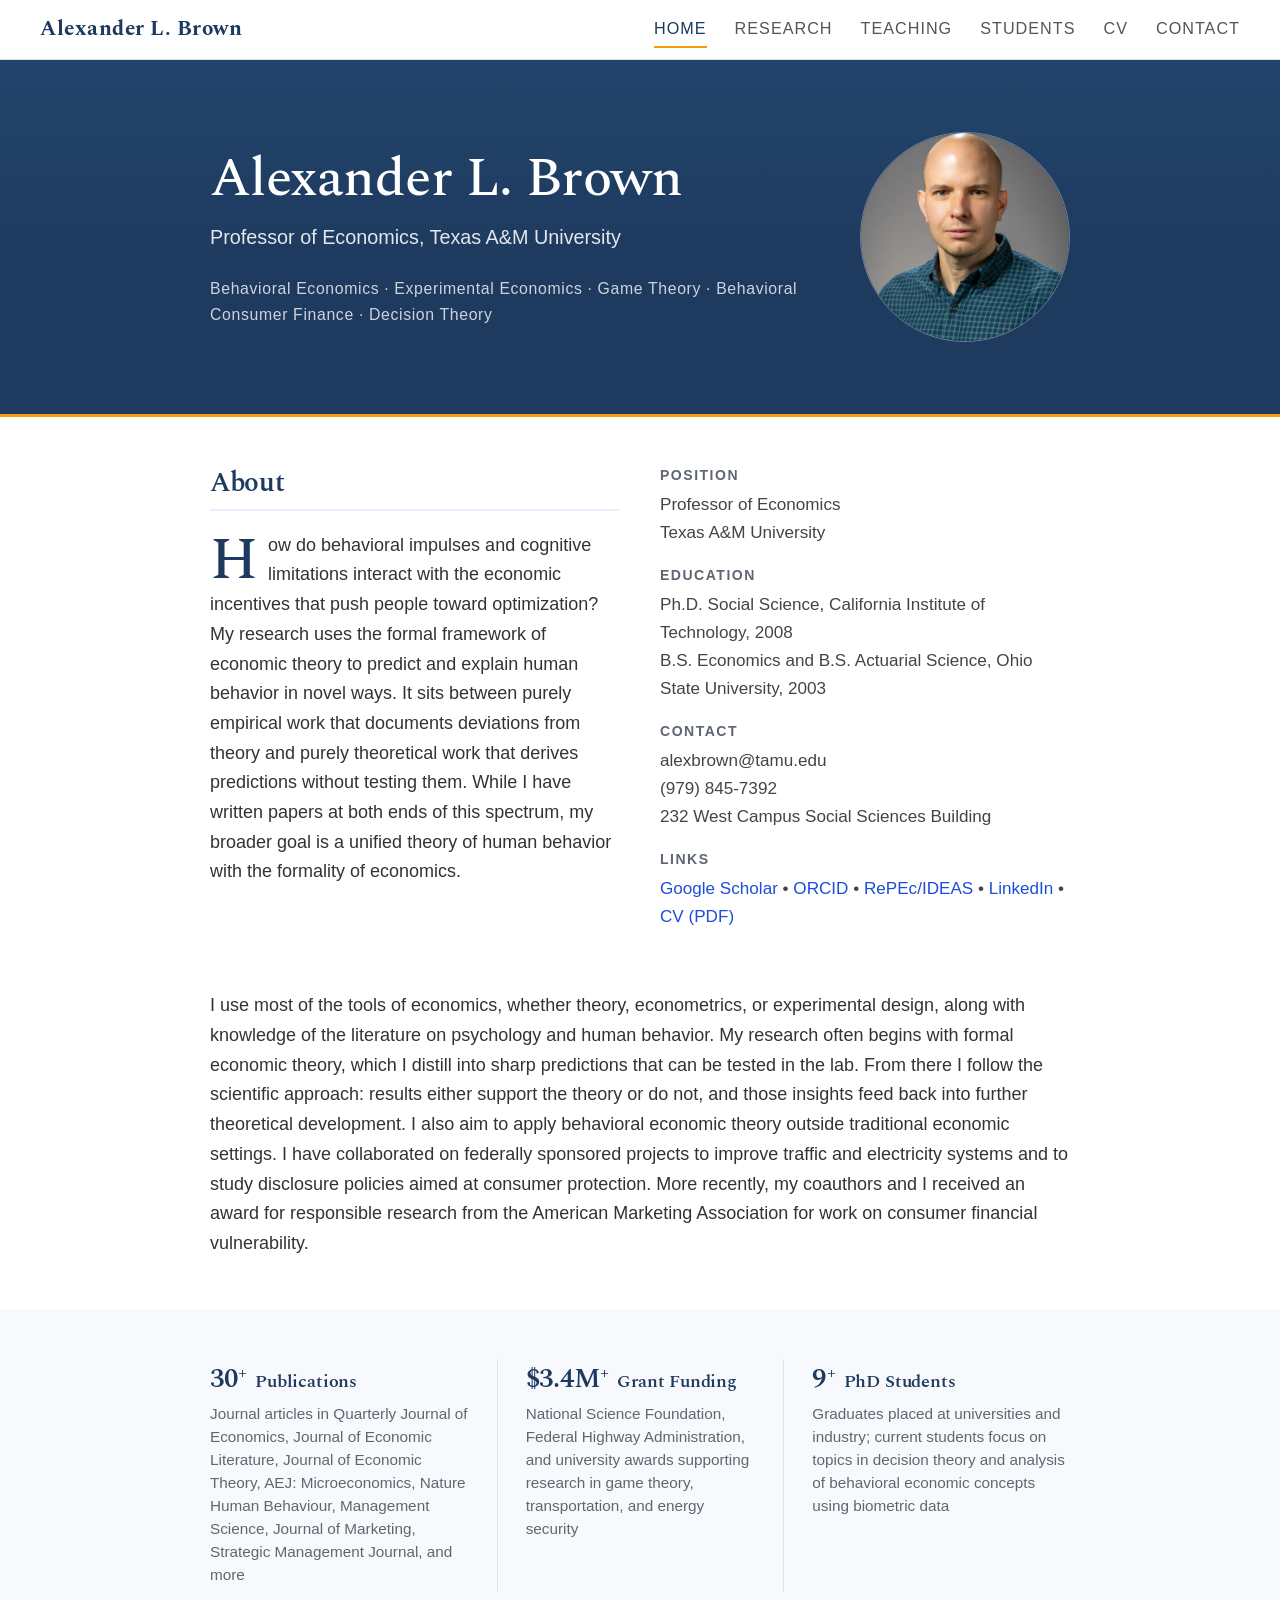
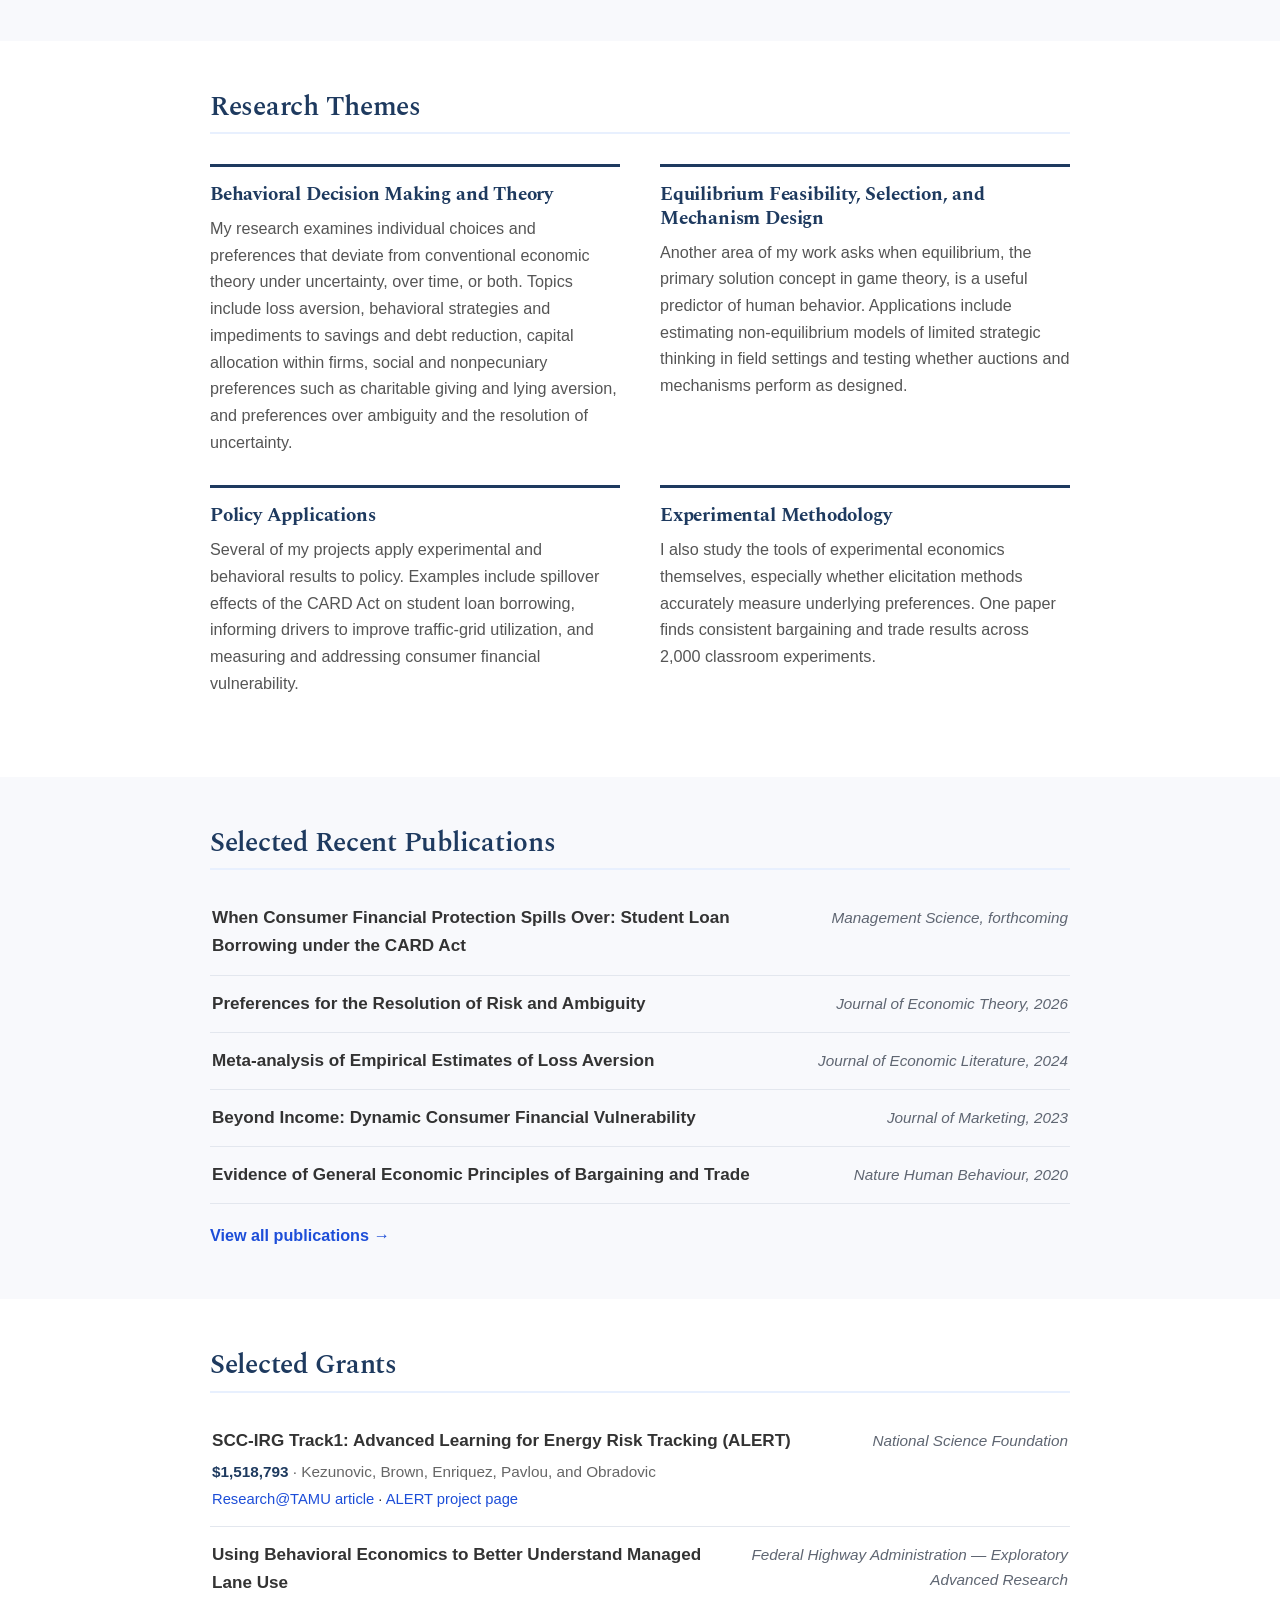
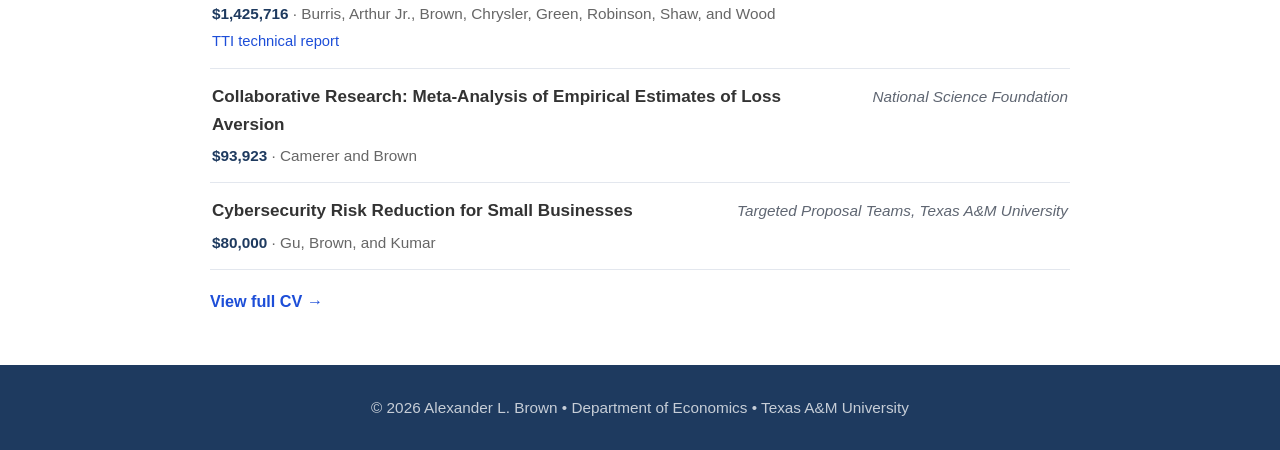
<file: index.html>
<!DOCTYPE html>
<html lang="en">
<head>
<meta charset="UTF-8">
<meta name="viewport" content="width=device-width, initial-scale=1.0">
<title>Alexander L. Brown | Economics, Texas A&M University</title>
<meta name="description" content="Alexander L. Brown, Professor of Economics at Texas A&M University. Research in game theory, experimental and behavioral economics; publications, grants, teaching, and contact information.">
<link rel="canonical" href="https://alexbrownecon.com/">
<link rel="icon" type="image/svg+xml" href="assets/favicon.svg">
<meta property="og:title" content="Alexander L. Brown | Economics, Texas A&M University">
<meta property="og:description" content="Alexander L. Brown, Professor of Economics at Texas A&M University. Research in game theory, experimental and behavioral economics; publications, grants, teaching, and contact information.">
<meta property="og:url" content="https://alexbrownecon.com/">
<meta property="og:type" content="website">
<meta property="og:image" content="https://alexbrownecon.com/assets/images/og-card-1200x630.jpg">
<meta property="og:image:width" content="1200">
<meta property="og:image:height" content="630">
<link rel="preconnect" href="https://fonts.googleapis.com">
<link rel="preconnect" href="https://fonts.gstatic.com" crossorigin>
<link href="https://fonts.googleapis.com/css2?family=Spectral:wght@300;500;600;700&display=swap" rel="stylesheet">
<link rel="stylesheet" href="assets/css/site.css?v=12">
<script type="application/ld+json">
{
  "@context": "https://schema.org",
  "@type": "Person",
  "name": "Alexander L. Brown",
  "alternateName": "Alex Brown",
  "jobTitle": "Professor of Economics",
  "affiliation": { "@type": "CollegeOrUniversity", "name": "Texas A&M University" },
  "email": "mailto:alexbrown@tamu.edu",
  "url": "https://alexbrownecon.com/",
  "sameAs": [
    "https://scholar.google.com/citations?user=mM_5lrMAAAAJ&hl=en",
    "https://orcid.org/0000-0002-5582-5304",
    "https://ideas.repec.org/f/pbr451.html",
    "https://www.linkedin.com/in/alexbrownecon"
  ]
}
</script>
</head>
<body>
<a class="skip-link" href="#main">Skip to main content</a>
<header>
<nav aria-label="Main">
  <div class="logo"><a href="index.html">Alexander L. Brown</a></div>
  <div class="nav-links">
    <a href="index.html" aria-current="page">Home</a>
    <a href="research.html">Research</a>
    <a href="teaching.html">Teaching</a>
    <a href="students.html">Students</a>
    <a href="cv.html">CV</a>
    <a href="contact.html">Contact</a>
  </div>
</nav>
</header>
<main id="main">
  <div class="hero">
    <div class="hero-content">
      <div class="hero-text">
        <h1>Alexander L. Brown</h1>
        <div class="subtitle">Professor of Economics, Texas A&amp;M University</div>
        <div class="interests">Behavioral Economics <span aria-hidden="true">&middot;</span> Experimental Economics <span aria-hidden="true">&middot;</span> Game Theory <span aria-hidden="true">&middot;</span> Behavioral Consumer Finance <span aria-hidden="true">&middot;</span> Decision Theory</div>
      </div>
      <div class="hero-photo"><img src="assets/images/newhead4-1200.jpg" alt="Alexander L. Brown"></div>
    </div>
  </div>

  <section>
    <div class="landing-grid">
      <div>
        <h2>About</h2>
        <p class="dropcap">How do behavioral impulses and cognitive limitations interact with the economic incentives that push people toward optimization? My research uses the formal framework of economic theory to predict and explain human behavior in novel ways. It sits between purely empirical work that documents deviations from theory and purely theoretical work that derives predictions without testing them. While I have written papers at both ends of this spectrum, my broader goal is a unified theory of human behavior with the formality of economics.</p>
      </div>
      <div class="about-sidebar">
        <div class="info-block">
          <h3>Position</h3>
          <p>Professor of Economics<br>Texas A&amp;M University</p>
        </div>
        <div class="info-block">
          <h3>Education</h3>
          <p>Ph.D. Social Science, California Institute of Technology, 2008<br>B.S. Economics and B.S. Actuarial Science, Ohio State University, 2003</p>
        </div>
        <div class="info-block">
          <h3>Contact</h3>
          <p>alexbrown@tamu.edu<br>(979) 845-7392<br>232 West Campus Social Sciences Building</p>
        </div>
        <div class="info-block">
          <h3>Links</h3>
          <p><a href="https://scholar.google.com/citations?user=mM_5lrMAAAAJ&hl=en">Google Scholar</a> <span aria-hidden="true">&bull;</span> <a href="https://orcid.org/0000-0002-5582-5304">ORCID</a> <span aria-hidden="true">&bull;</span> <a href="https://ideas.repec.org/f/pbr451.html">RePEc/IDEAS</a> <span aria-hidden="true">&bull;</span> <a href="https://www.linkedin.com/in/alexbrownecon">LinkedIn</a> <span aria-hidden="true">&bull;</span> <a href="assets/cv_brown.pdf">CV (PDF)</a></p>
        </div>
      </div>
    </div>
    <p>I use most of the tools of economics, whether theory, econometrics, or experimental design, along with knowledge of the literature on psychology and human behavior. My research often begins with formal economic theory, which I distill into sharp predictions that can be tested in the lab. From there I follow the scientific approach: results either support the theory or do not, and those insights feed back into further theoretical development. I also aim to apply behavioral economic theory outside traditional economic settings. I have collaborated on federally sponsored projects to improve traffic and electricity systems and to study disclosure policies aimed at consumer protection. More recently, my coauthors and I received an award for responsible research from the American Marketing Association for work on consumer financial vulnerability.</p>
  </section>

  <!-- AT A GLANCE — understated stats band (Pass 3) -->
  <div class="section-alt">
    <div class="section-alt-wrap">
      <section>
        <div class="stats-band">
          <div class="stat">
            <h3><span class="stat-num">30<span class="plus">+</span></span> <a href="research.html">Publications</a></h3>
            <p>Journal articles in Quarterly Journal of Economics, Journal of Economic Literature, Journal of Economic Theory, AEJ: Microeconomics, Nature Human Behaviour, Management Science, Journal of Marketing, Strategic Management Journal, and more</p>
          </div>
          <div class="stat">
            <h3><span class="stat-num">$3.4M<span class="plus">+</span></span> Grant Funding</h3>
            <p>National Science Foundation, Federal Highway Administration, and university awards supporting research in game theory, transportation, and energy security</p>
          </div>
          <div class="stat">
            <h3><span class="stat-num">9<span class="plus">+</span></span> <a href="students.html">PhD Students</a></h3>
            <p>Graduates placed at universities and industry; current students focus on topics in decision theory and analysis of behavioral economic concepts using biometric data</p>
          </div>
        </div>
      </section>
    </div>
  </div>

  <!-- RESEARCH THEMES — four colored cards -->
  <section>
    <h2>Research Themes</h2>
    <div class="theme-grid">
      <div class="theme-card theme-dc">
        <h3><a href="research.html?filter=dc">Behavioral Decision Making and Theory</a></h3>
        <p>My research examines individual choices and preferences that deviate from conventional economic theory under uncertainty, over time, or both. Topics include loss aversion, behavioral strategies and impediments to savings and debt reduction, capital allocation within firms, social and nonpecuniary preferences such as charitable giving and lying aversion, and preferences over ambiguity and the resolution of uncertainty.</p>
      </div>
      <div class="theme-card theme-gt">
        <h3><a href="research.html?filter=gt">Equilibrium Feasibility, Selection, and Mechanism Design</a></h3>
        <p>Another area of my work asks when equilibrium, the primary solution concept in game theory, is a useful predictor of human behavior. Applications include estimating non-equilibrium models of limited strategic thinking in field settings and testing whether auctions and mechanisms perform as designed.</p>
      </div>
      <div class="theme-card theme-policy">
        <h3><a href="research.html?filter=policy">Policy Applications</a></h3>
        <p>Several of my projects apply experimental and behavioral results to policy. Examples include spillover effects of the CARD Act on student loan borrowing, informing drivers to improve traffic-grid utilization, and measuring and addressing consumer financial vulnerability.</p>
      </div>
      <div class="theme-card theme-methods">
        <h3><a href="research.html?filter=methods">Experimental Methodology</a></h3>
        <p>I also study the tools of experimental economics themselves, especially whether elicitation methods accurately measure underlying preferences. One paper finds consistent bargaining and trade results across 2,000 classroom experiments.</p>
      </div>
    </div>
  </section>

  <!-- SELECTED PUBLICATIONS & GRANTS — balanced 4+4 -->
  <div class="section-alt">
    <div class="section-alt-wrap">
      <section>
        <h2>Selected Recent Publications</h2>
        <ul class="pub-list">
          <li><div class="pub-row"><span class="pub-title"><a href="research.html#pub-card-act">When Consumer Financial Protection Spills Over: Student Loan Borrowing under the CARD Act</a></span><span class="pub-venue">Management Science, forthcoming</span></div></li>
          <li><div class="pub-row"><span class="pub-title"><a href="research.html#pub-resolution">Preferences for the Resolution of Risk and Ambiguity</a></span><span class="pub-venue">Journal of Economic Theory, 2026</span></div></li>
          <li><div class="pub-row"><span class="pub-title"><a href="research.html#pub-loss-aversion">Meta-analysis of Empirical Estimates of Loss Aversion</a></span><span class="pub-venue">Journal of Economic Literature, 2024</span></div></li>
          <li><div class="pub-row"><span class="pub-title"><a href="research.html#pub-beyond-income">Beyond Income: Dynamic Consumer Financial Vulnerability</a></span><span class="pub-venue">Journal of Marketing, 2023</span></div></li>
          <li><div class="pub-row"><span class="pub-title"><a href="research.html#pub-bargaining">Evidence of General Economic Principles of Bargaining and Trade</a></span><span class="pub-venue">Nature Human Behaviour, 2020</span></div></li>
        </ul>
        <p class="more-link"><a href="research.html">View all publications &rarr;</a></p>
      </section>
    </div>
  </div>

  <section>
    <h2>Selected Grants</h2>
    <ul class="pub-list grant-list">
      <li>
        <div class="pub-row"><span class="pub-title">SCC-IRG Track1: Advanced Learning for Energy Risk Tracking (ALERT)</span><span class="pub-venue">National Science Foundation</span></div>
        <div class="grant-meta"><span class="grant-amount">$1,518,793</span> <span aria-hidden="true">&middot;</span> Kezunovic, Brown, Enriquez, Pavlou, and Obradovic</div>
        <div class="grant-links"><a href="https://web.archive.org/web/20241208113945/https://research.tamu.edu/2024/02/29/combining-big-data-and-machine-learning-may-help-predict-unplanned-power-outages/" target="_blank" rel="noopener">Research@TAMU article</a> <span aria-hidden="true">&middot;</span> <a href="https://pscp.engr.tamu.edu/alert/" target="_blank" rel="noopener">ALERT project page</a></div>
      </li>
      <li>
        <div class="pub-row"><span class="pub-title">Using Behavioral Economics to Better Understand Managed Lane Use</span><span class="pub-venue">Federal Highway Administration — Exploratory Advanced Research</span></div>
        <div class="grant-meta"><span class="grant-amount">$1,425,716</span> <span aria-hidden="true">&middot;</span> Burris, Arthur Jr., Brown, Chrysler, Green, Robinson, Shaw, and Wood</div>
        <div class="grant-links"><a href="https://static.tti.tamu.edu/tti.tamu.edu/documents/0-6907-R1.pdf" target="_blank" rel="noopener">TTI technical report</a></div>
      </li>
      <li>
        <div class="pub-row"><span class="pub-title">Collaborative Research: Meta-Analysis of Empirical Estimates of Loss Aversion</span><span class="pub-venue">National Science Foundation</span></div>
        <div class="grant-meta"><span class="grant-amount">$93,923</span> <span aria-hidden="true">&middot;</span> Camerer and Brown</div>
      </li>
      <li>
        <div class="pub-row"><span class="pub-title">Cybersecurity Risk Reduction for Small Businesses</span><span class="pub-venue">Targeted Proposal Teams, Texas A&amp;M University</span></div>
        <div class="grant-meta"><span class="grant-amount">$80,000</span> <span aria-hidden="true">&middot;</span> Gu, Brown, and Kumar</div>
      </li>
    </ul>
    <p class="more-link"><a href="cv.html">View full CV &rarr;</a></p>
  </section>

</main>
<footer>&copy; 2026 Alexander L. Brown <span aria-hidden="true">&bull;</span> Department of Economics <span aria-hidden="true">&bull;</span> Texas A&amp;M University</footer>
</body>
</html>
</file>
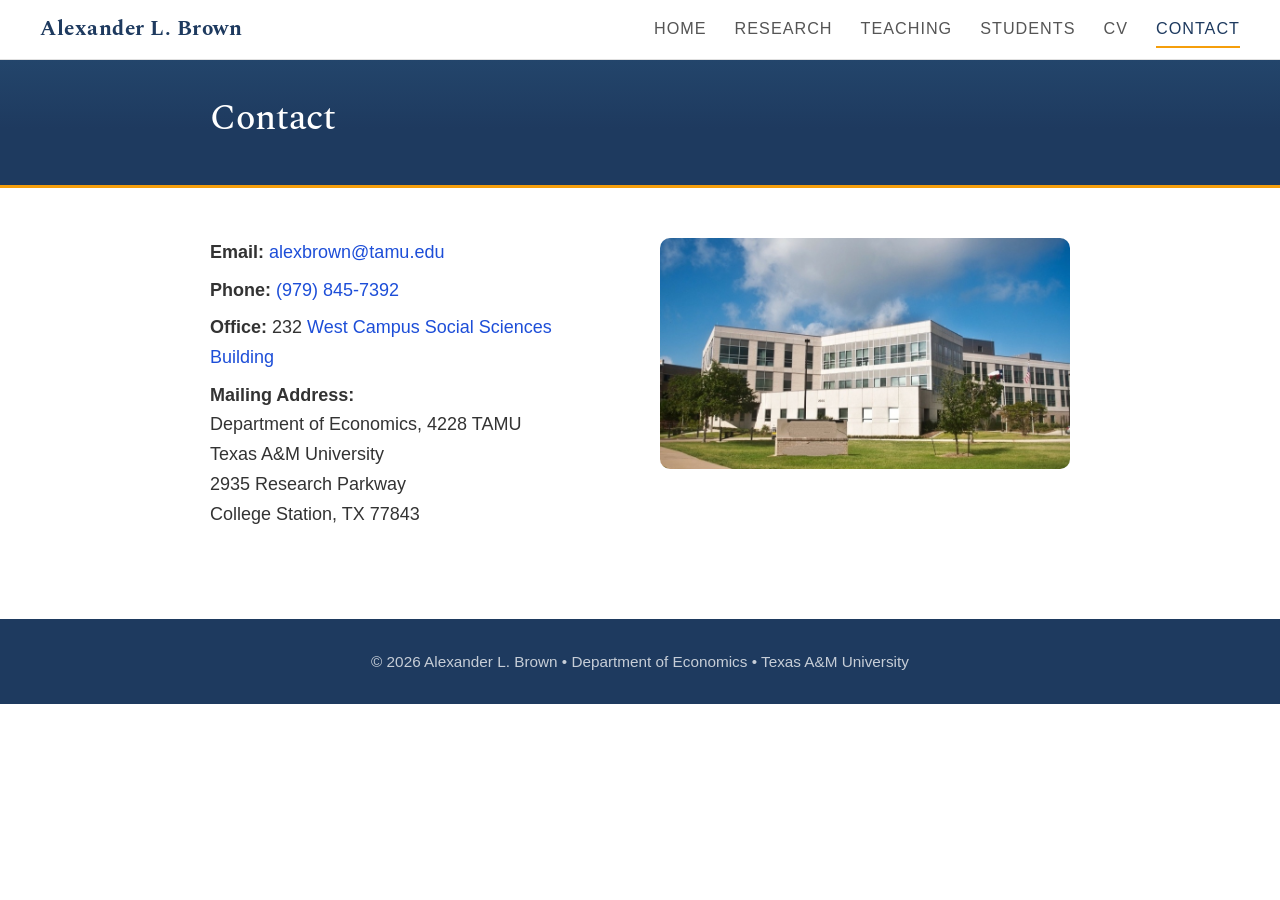
<file: contact.html>
<!DOCTYPE html>
<html lang="en">
<head>
<meta charset="UTF-8">
<meta name="viewport" content="width=device-width, initial-scale=1.0">
<title>Contact | Alexander L. Brown</title>
<meta name="description" content="Contact Alexander L. Brown, Professor of Economics at Texas A&M University: email, phone, office location, and departmental mailing address for the Department of Economics.">
<link rel="canonical" href="https://alexbrownecon.com/contact.html">
<link rel="icon" type="image/svg+xml" href="assets/favicon.svg">
<meta property="og:title" content="Contact | Alexander L. Brown">
<meta property="og:description" content="Contact Alexander L. Brown, Professor of Economics at Texas A&M University: email, phone, office location, and departmental mailing address for the Department of Economics.">
<meta property="og:url" content="https://alexbrownecon.com/contact.html">
<meta property="og:type" content="website">
<meta property="og:image" content="https://alexbrownecon.com/assets/images/og-card-1200x630.jpg">
<meta property="og:image:width" content="1200">
<meta property="og:image:height" content="630">
<link rel="preconnect" href="https://fonts.googleapis.com">
<link rel="preconnect" href="https://fonts.gstatic.com" crossorigin>
<link href="https://fonts.googleapis.com/css2?family=Spectral:wght@300;500;600;700&display=swap" rel="stylesheet">
<link rel="stylesheet" href="assets/css/site.css?v=12">
</head>
<body>
<a class="skip-link" href="#main">Skip to main content</a>
<header>
<nav aria-label="Main">
  <div class="logo"><a href="index.html">Alexander L. Brown</a></div>
  <div class="nav-links">
    <a href="index.html">Home</a>
    <a href="research.html">Research</a>
    <a href="teaching.html">Teaching</a>
    <a href="students.html">Students</a>
    <a href="cv.html">CV</a>
    <a href="contact.html" aria-current="page">Contact</a>
  </div>
</nav>
</header>
<main id="main">
  <div class="hero hero-mini"><div class="hero-content"><div class="hero-text"><h1>Contact</h1></div></div></div>
  <!-- The h1 lives in the hero band above, so this wrapper is a
       .page-column div, not a <section> (a headingless <section> draws a W3C
       info note; same resolution as research.html's page column). -->
  <div class="page-column">
    <div class="landing-grid">
      <div class="contact-details">
        <p><strong>Email:</strong> <a href="mailto:alexbrown@tamu.edu">alexbrown@tamu.edu</a></p>
        <p><strong>Phone:</strong> <a href="tel:+19798457392">(979) 845-7392</a></p>
        <p class="office"><strong>Office:</strong> 232 <a href="https://goo.gl/maps/ytEnmB79qBVBowQv7">West Campus Social Sciences Building</a></p>
        <p><strong>Mailing Address:</strong><br>Department of Economics, 4228 TAMU<br>Texas A&amp;M University<br>2935 Research Parkway<br>College Station, TX 77843</p>
      </div>
      <div>
        <img class="site-photo" src="assets/images/wcssb.jpg" alt="West Campus Social Sciences Building, Texas A&amp;M University">
      </div>
    </div>
  </div>
</main>
<footer>&copy; 2026 Alexander L. Brown <span aria-hidden="true">&bull;</span> Department of Economics <span aria-hidden="true">&bull;</span> Texas A&amp;M University</footer>
</body>
</html>
</file>
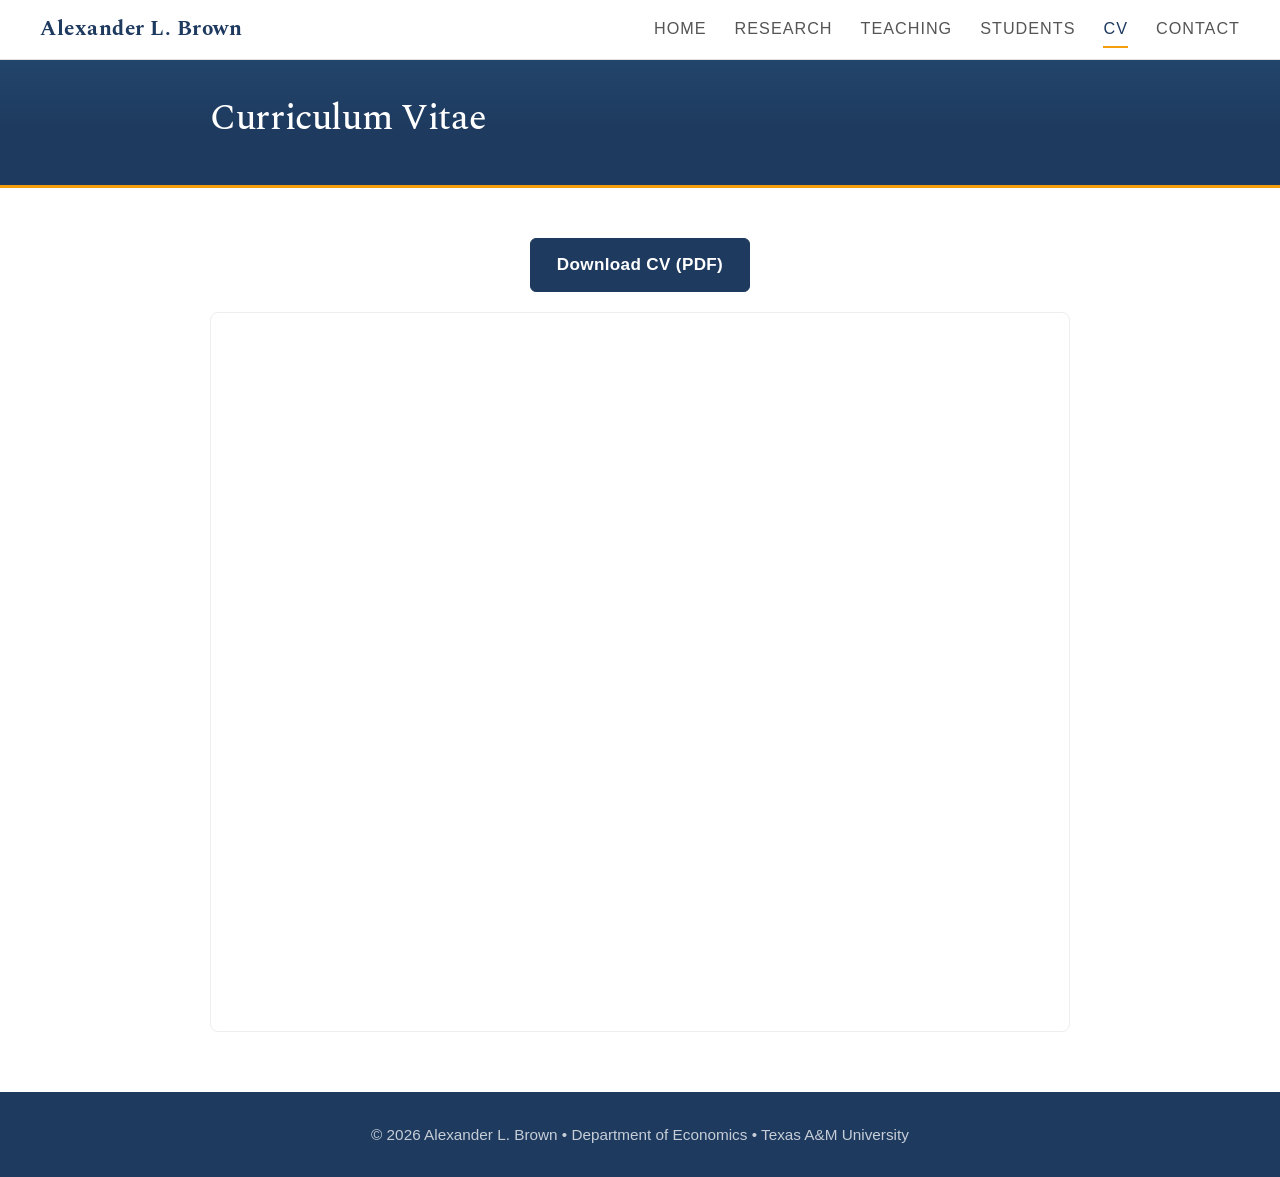
<file: cv.html>
<!DOCTYPE html>
<html lang="en">
<head>
<meta charset="UTF-8">
<meta name="viewport" content="width=device-width, initial-scale=1.0">
<title>CV | Alexander L. Brown</title>
<meta name="description" content="Curriculum vitae of Alexander L. Brown, Professor of Economics at Texas A&M University: publications, grants, honors, and professional service.">
<link rel="canonical" href="https://alexbrownecon.com/cv.html">
<link rel="icon" type="image/svg+xml" href="assets/favicon.svg">
<meta property="og:title" content="CV | Alexander L. Brown">
<meta property="og:description" content="Curriculum vitae of Alexander L. Brown, Professor of Economics at Texas A&M University: publications, grants, honors, and professional service.">
<meta property="og:url" content="https://alexbrownecon.com/cv.html">
<meta property="og:type" content="website">
<meta property="og:image" content="https://alexbrownecon.com/assets/images/og-card-1200x630.jpg">
<meta property="og:image:width" content="1200">
<meta property="og:image:height" content="630">
<link rel="preconnect" href="https://fonts.googleapis.com">
<link rel="preconnect" href="https://fonts.gstatic.com" crossorigin>
<link href="https://fonts.googleapis.com/css2?family=Spectral:wght@300;500;600;700&display=swap" rel="stylesheet">
<link rel="stylesheet" href="assets/css/site.css?v=12">
</head>
<body>
<a class="skip-link" href="#main">Skip to main content</a>
<header>
<nav aria-label="Main">
  <div class="logo"><a href="index.html">Alexander L. Brown</a></div>
  <div class="nav-links">
    <a href="index.html">Home</a>
    <a href="research.html">Research</a>
    <a href="teaching.html">Teaching</a>
    <a href="students.html">Students</a>
    <a href="cv.html" aria-current="page">CV</a>
    <a href="contact.html">Contact</a>
  </div>
</nav>
</header>
<main id="main">
<div class="hero hero-mini"><div class="hero-content"><div class="hero-text"><h1>Curriculum Vitae</h1></div></div></div>
<!-- The h1 lives in the hero band above, so this wrapper is a .page-column
     div, not a <section> (a headingless <section> draws a W3C info note; same
     resolution as research.html and contact.html). -->
<div class="page-column">
  <p class="cv-actions"><a href="assets/cv_brown.pdf" download>Download CV (PDF)</a></p>
  <iframe class="cv-embed" src="assets/cv_brown.pdf" title="Embedded CV (PDF); use the download link above if it does not display"></iframe>
</div>
</main>
<script>
// Safari destroys an embedded PDF viewer when CSS hides it (window narrowed
// below 700px) and does not restore it on unhide; reload the frame whenever
// the viewport crosses back above the threshold.
(function () {
  var mq = window.matchMedia('(min-width: 701px)');
  function reload(e) {
    if (e.matches) {
      var f = document.querySelector('.cv-embed');
      if (f) { f.src = f.getAttribute('src'); }
    }
  }
  if (mq.addEventListener) { mq.addEventListener('change', reload); }
  else if (mq.addListener) { mq.addListener(reload); }
})();
</script>
<footer>&copy; 2026 Alexander L. Brown <span aria-hidden="true">&bull;</span> Department of Economics <span aria-hidden="true">&bull;</span> Texas A&amp;M University</footer>
</body>
</html>
</file>
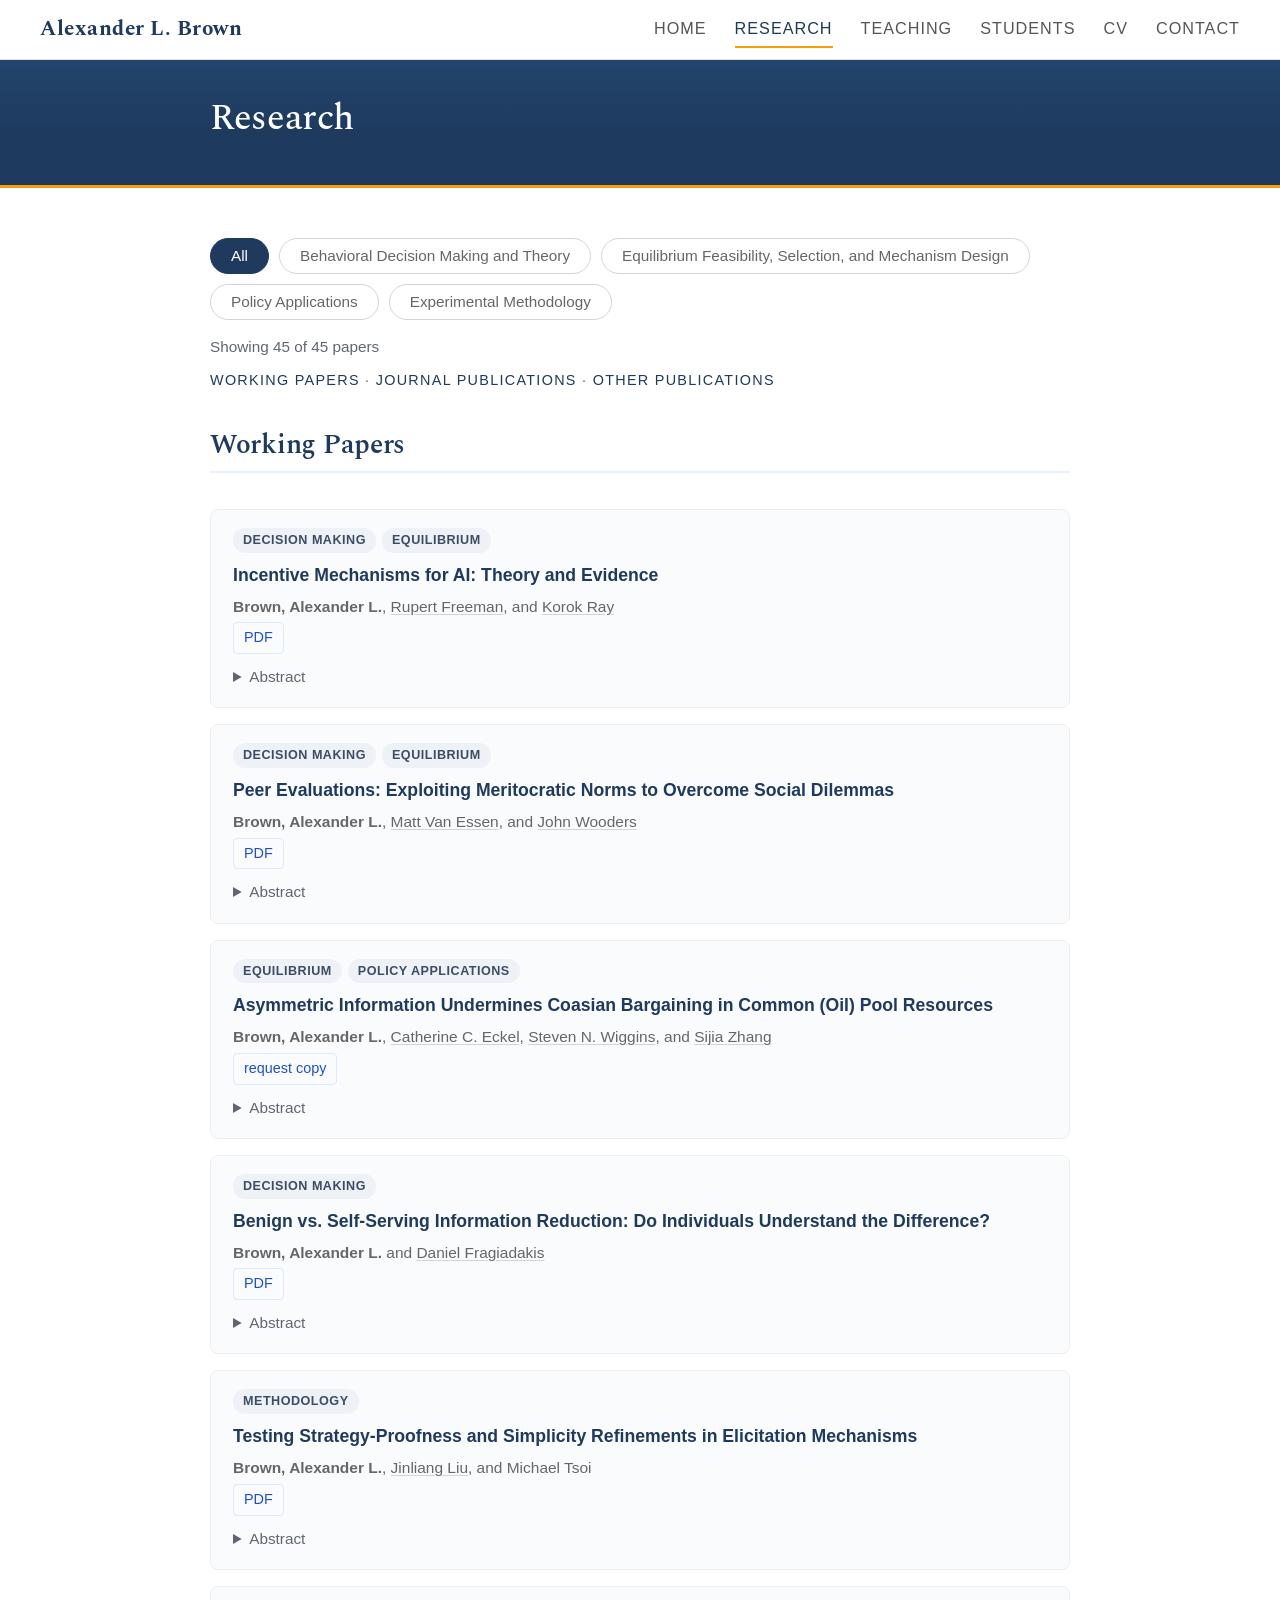
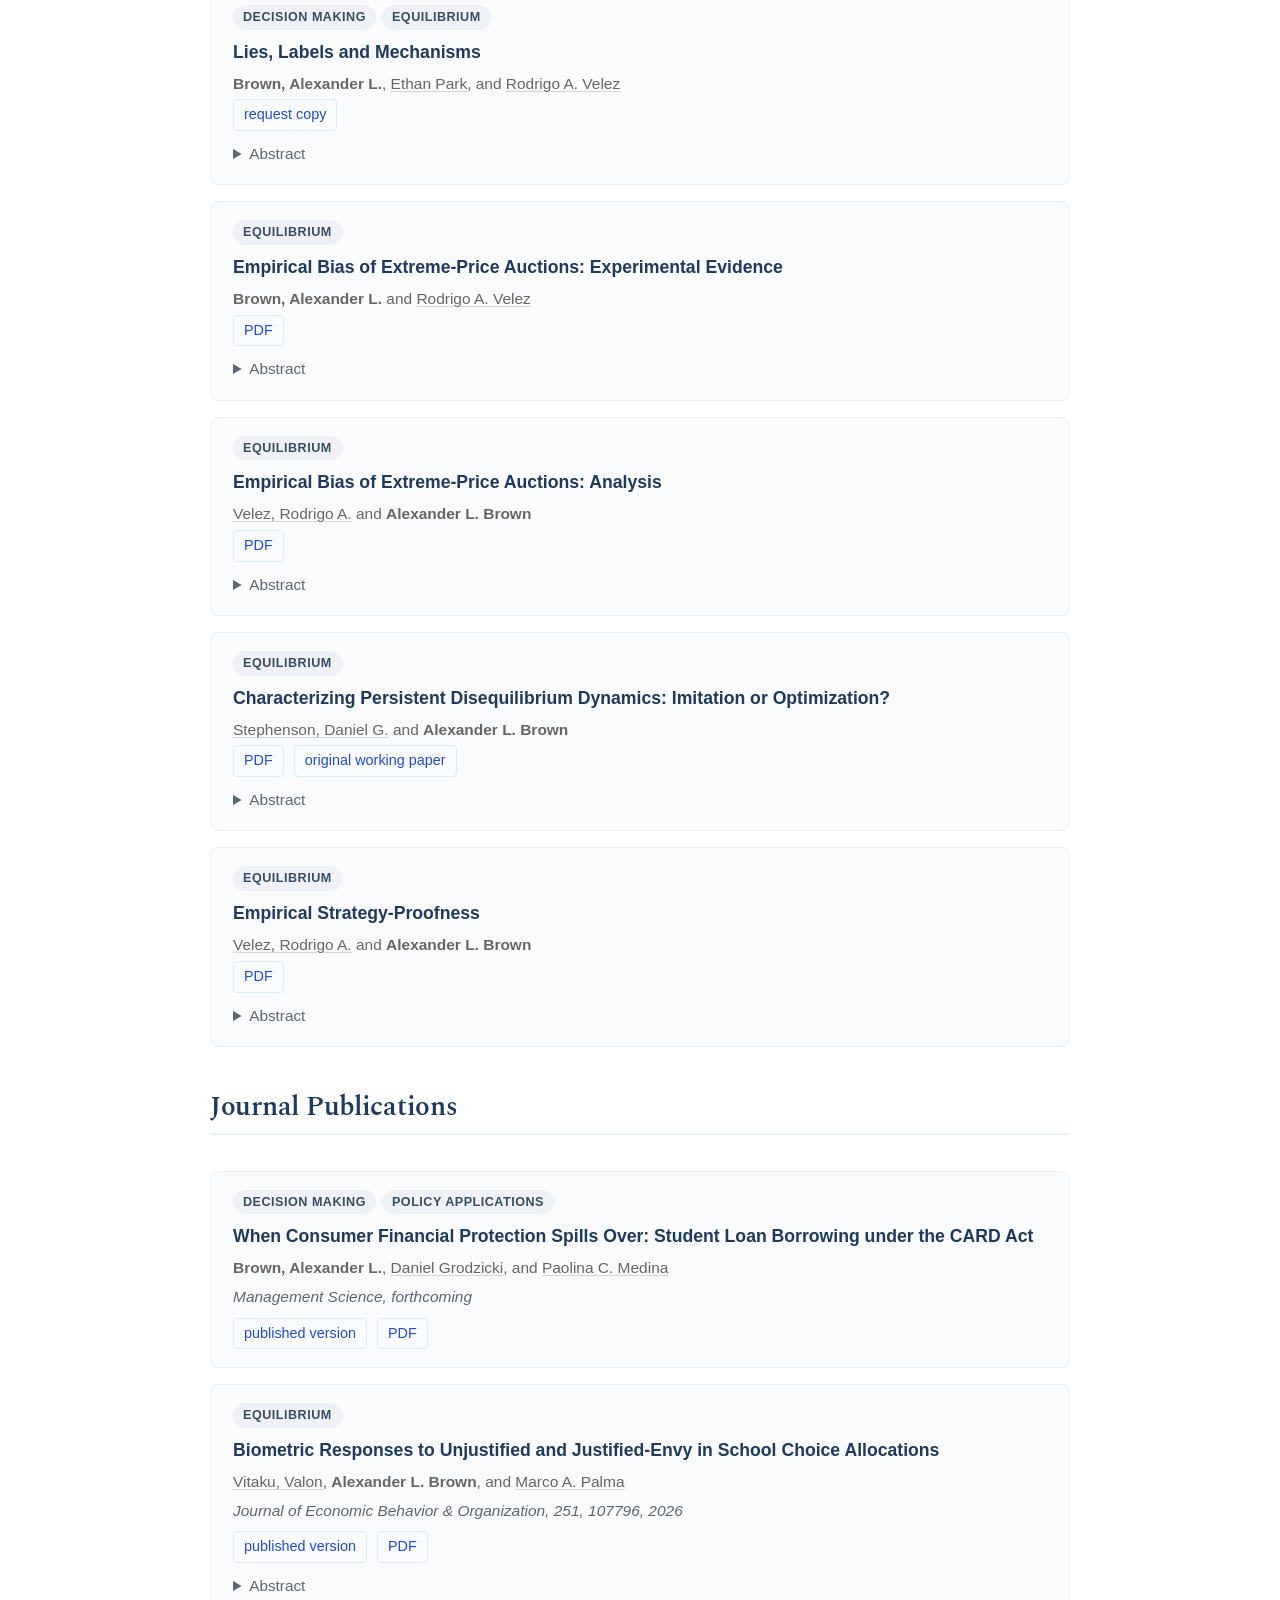
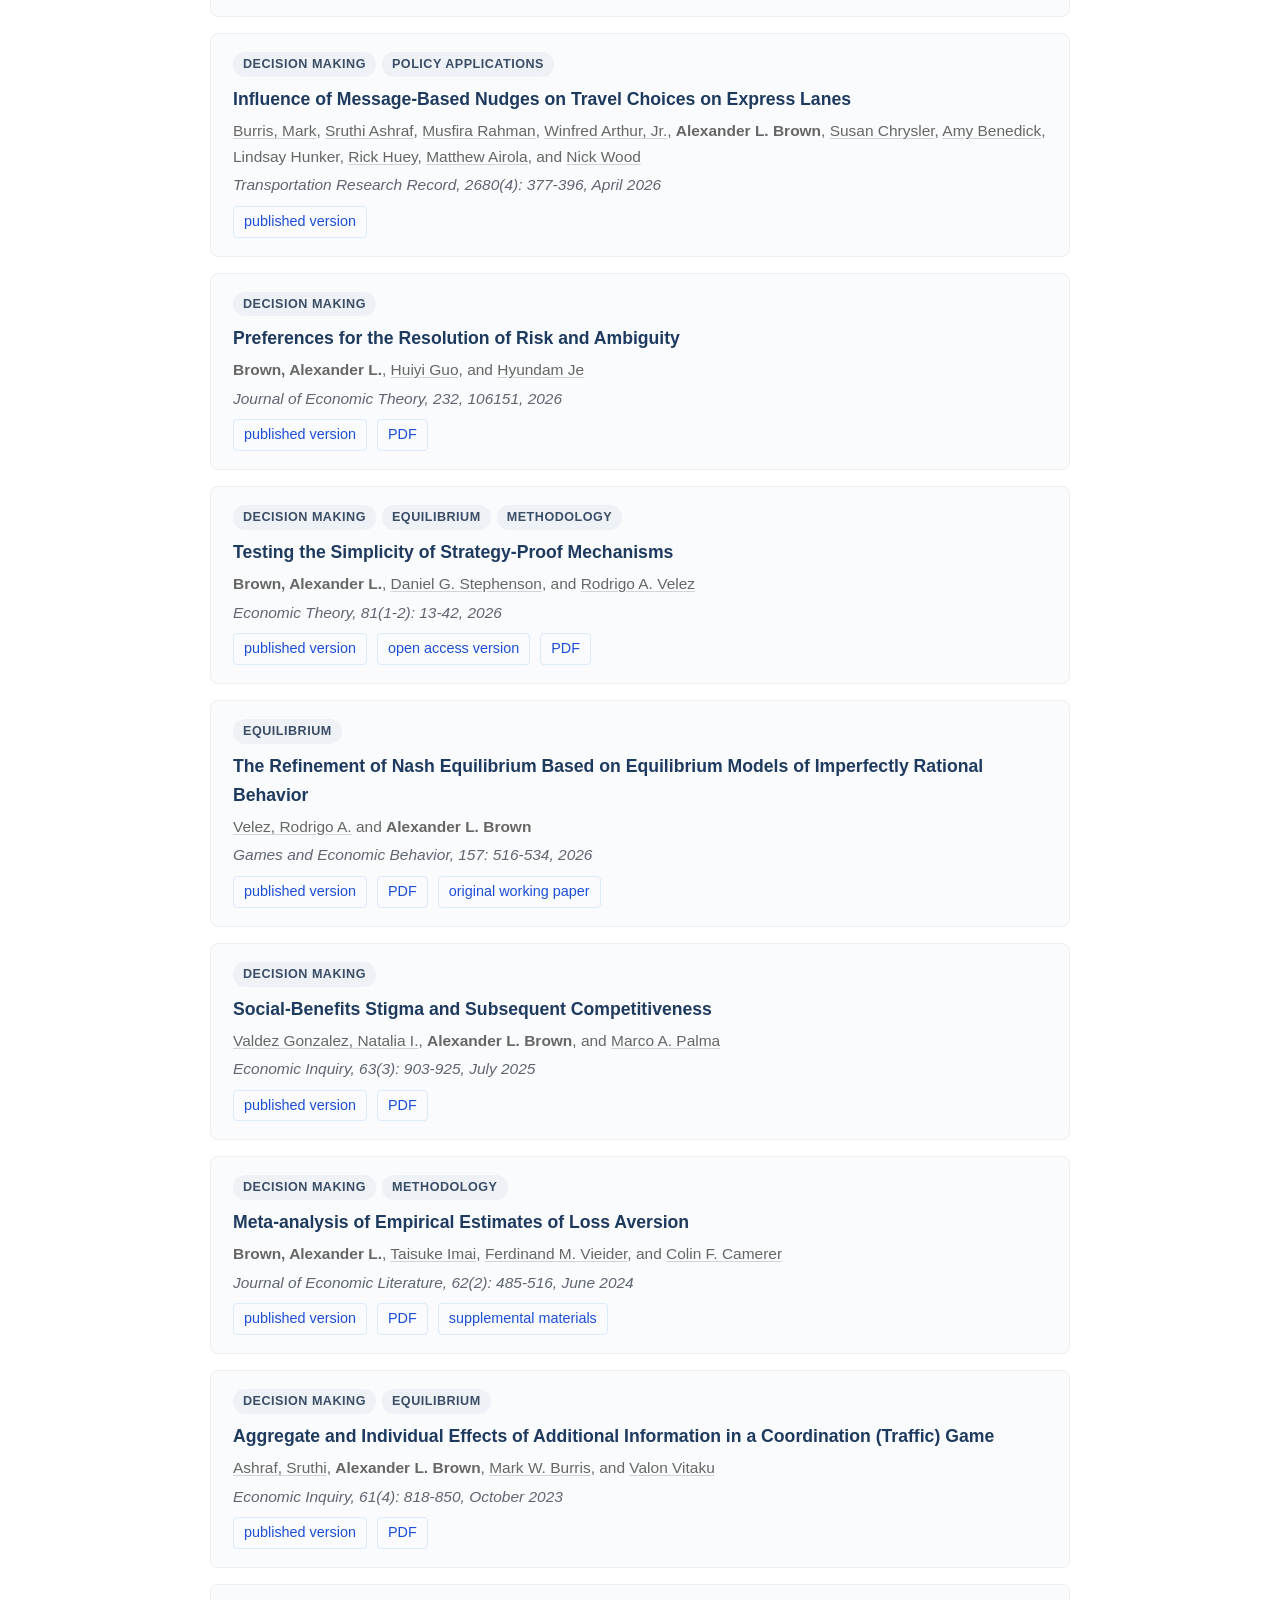
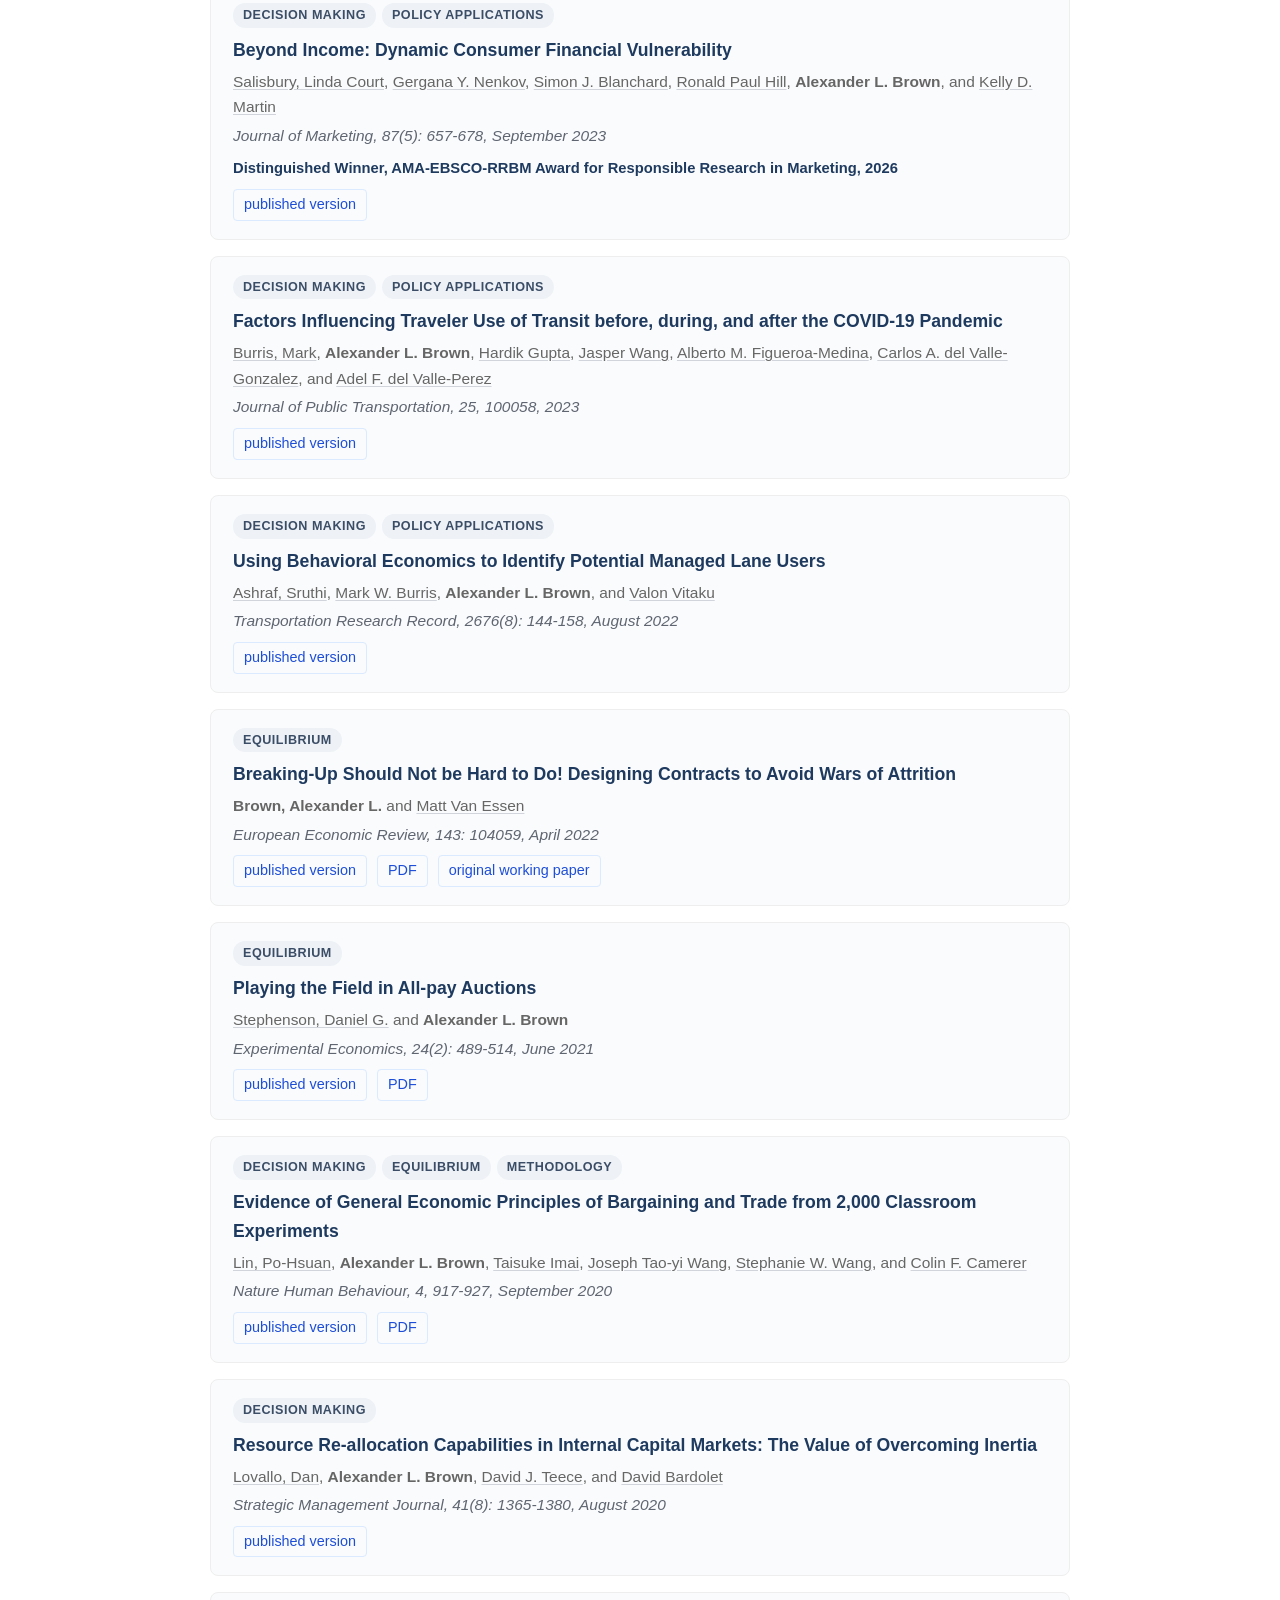
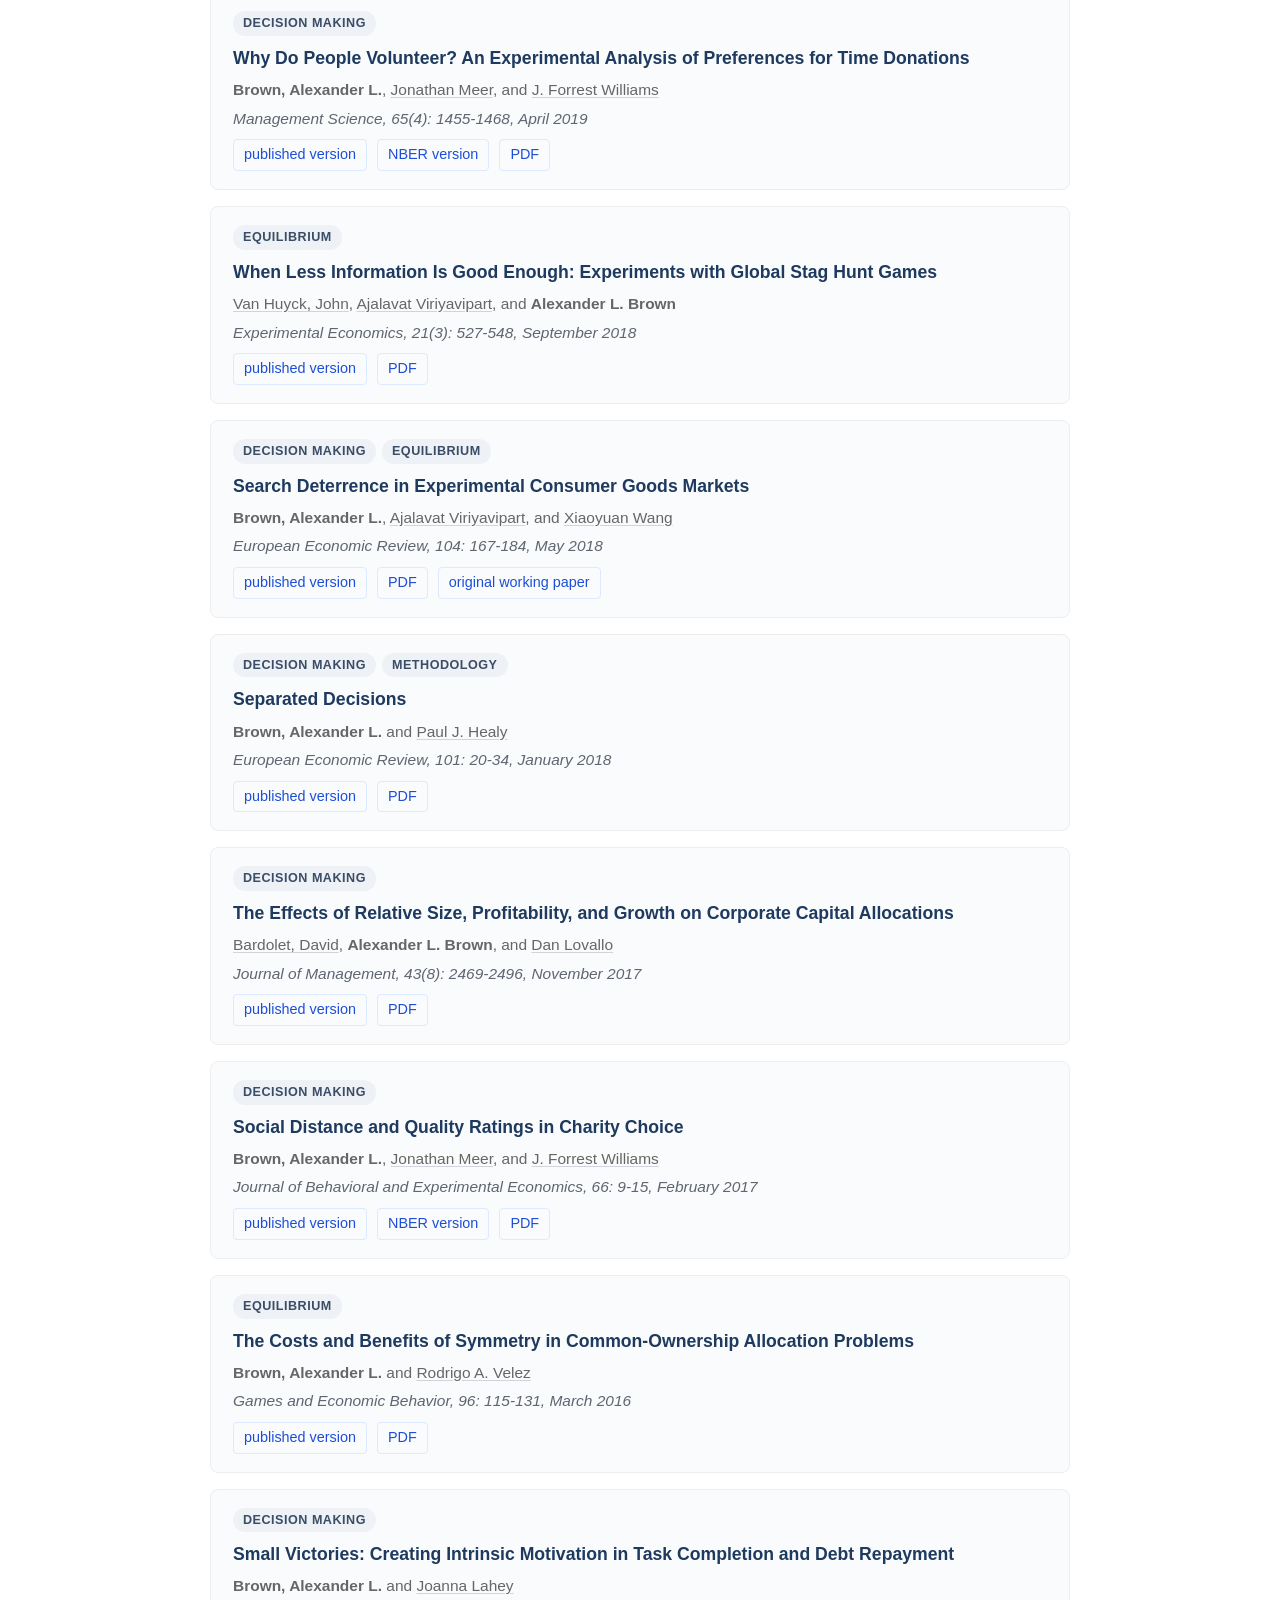
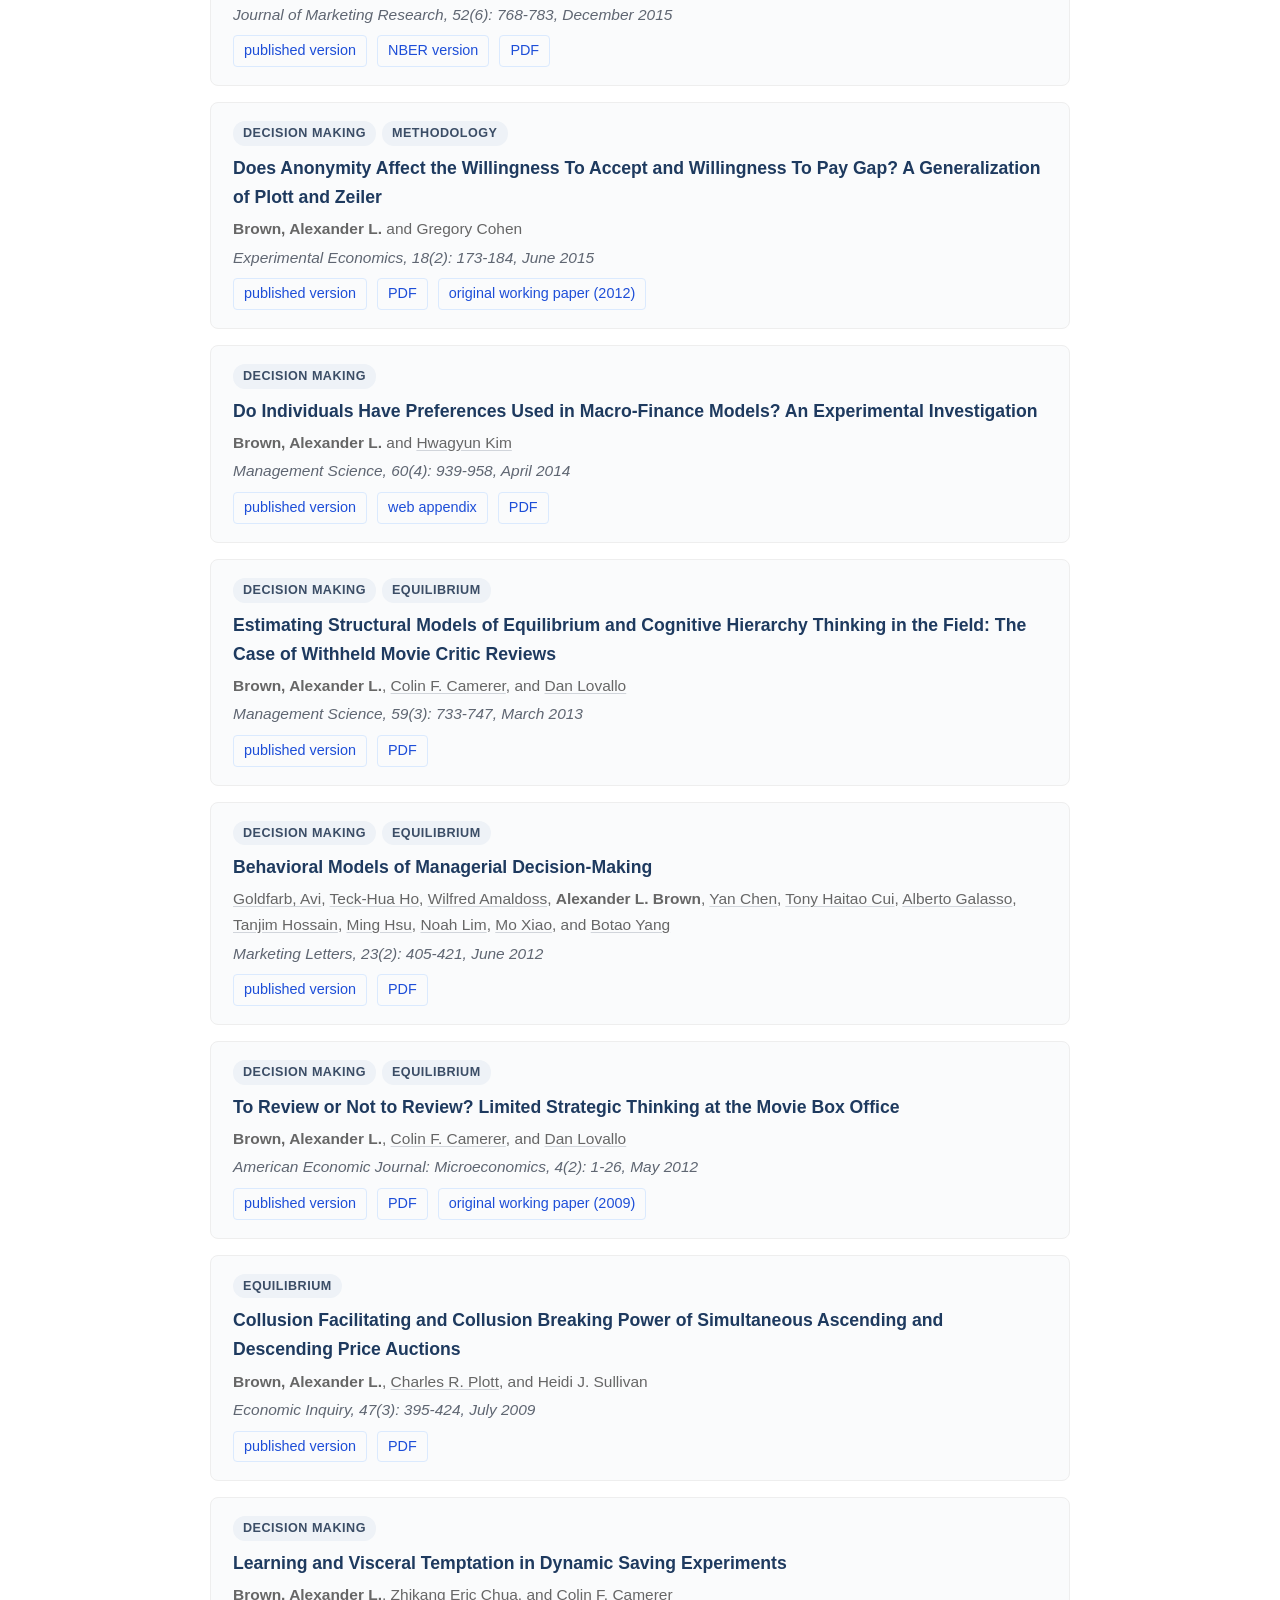
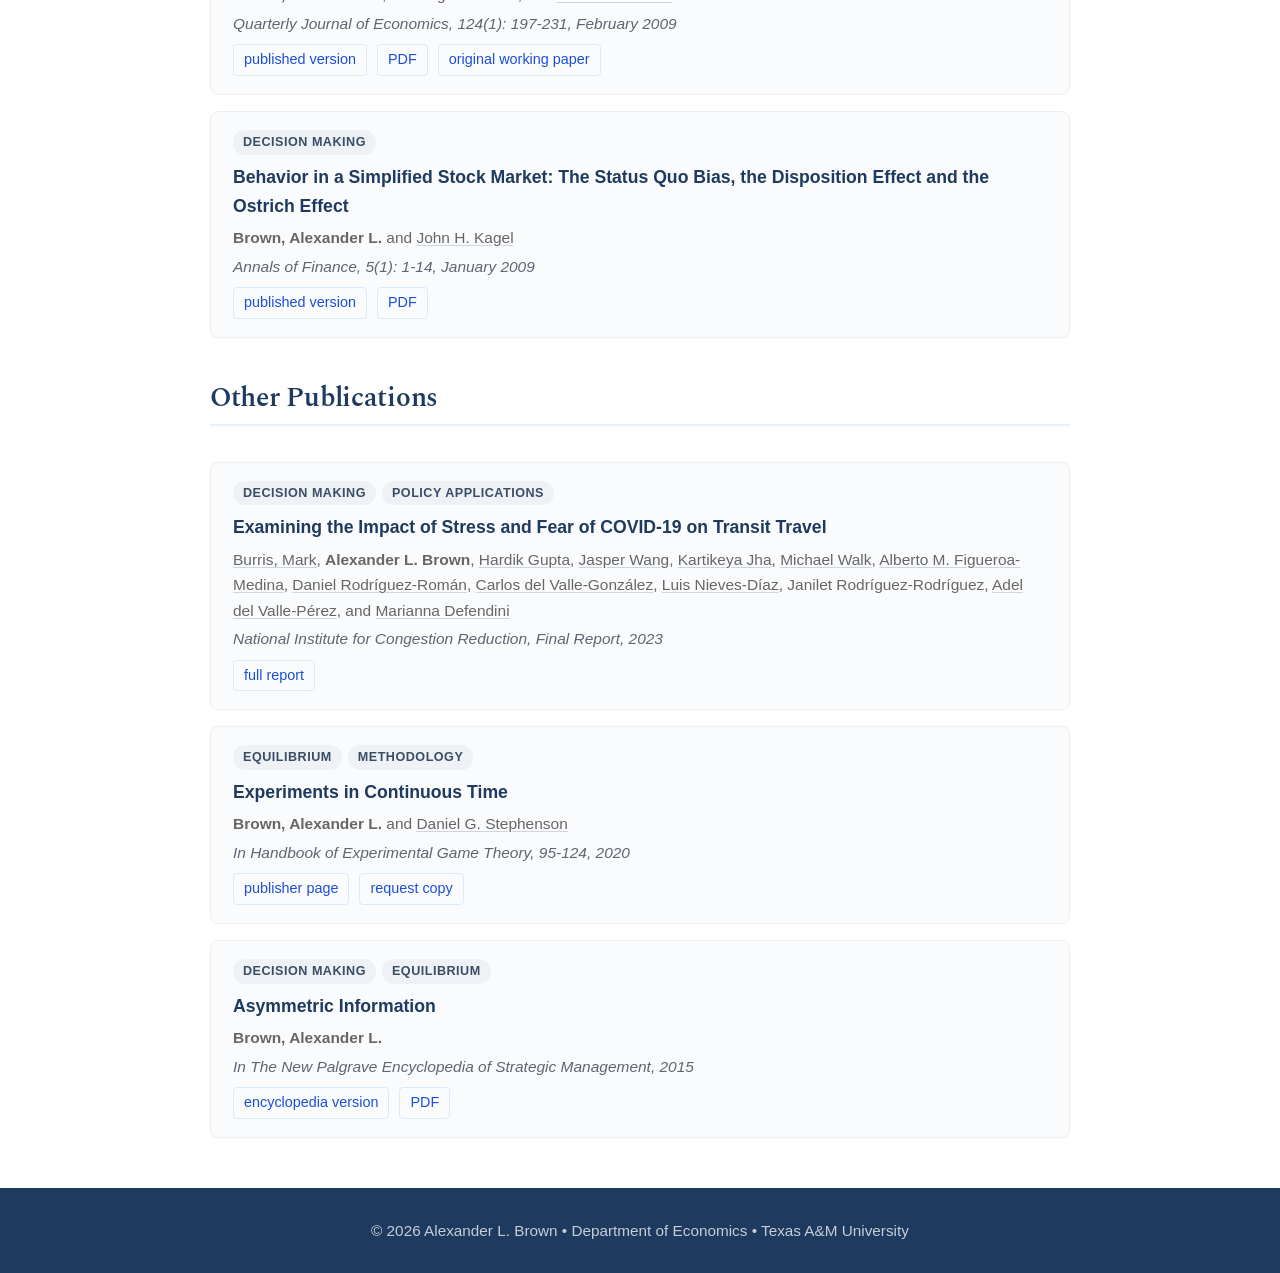
<file: research.html>
<!DOCTYPE html>
<html lang="en">
<head>
<meta charset="UTF-8">
<meta name="viewport" content="width=device-width, initial-scale=1.0">
<title>Research | Alexander L. Brown</title>
<meta name="description" content="Publications and working papers by Alexander L. Brown, Professor of Economics at Texas A&M University: game theory and mechanism design, decisions and consumption, policy, and experimental methodology.">
<link rel="canonical" href="https://alexbrownecon.com/research.html">
<link rel="icon" type="image/svg+xml" href="assets/favicon.svg">
<meta property="og:title" content="Research | Alexander L. Brown">
<meta property="og:description" content="Publications and working papers by Alexander L. Brown, Professor of Economics at Texas A&M University: game theory and mechanism design, decisions and consumption, policy, and experimental methodology.">
<meta property="og:url" content="https://alexbrownecon.com/research.html">
<meta property="og:type" content="website">
<meta property="og:image" content="https://alexbrownecon.com/assets/images/og-card-1200x630.jpg">
<meta property="og:image:width" content="1200">
<meta property="og:image:height" content="630">
<link rel="preconnect" href="https://fonts.googleapis.com">
<link rel="preconnect" href="https://fonts.gstatic.com" crossorigin>
<link href="https://fonts.googleapis.com/css2?family=Spectral:wght@300;500;600;700&display=swap" rel="stylesheet">
<link rel="stylesheet" href="assets/css/site.css?v=12">
</head>
<body>
<a class="skip-link" href="#main">Skip to main content</a>
<header>
<nav aria-label="Main">
  <div class="logo"><a href="index.html">Alexander L. Brown</a></div>
  <div class="nav-links">
    <a href="index.html">Home</a>
    <a href="research.html" aria-current="page">Research</a>
    <a href="teaching.html">Teaching</a>
    <a href="students.html">Students</a>
    <a href="cv.html">CV</a>
    <a href="contact.html">Contact</a>
  </div>
</nav>
</header>
<main id="main">
  <div class="hero hero-mini"><div class="hero-content"><div class="hero-text"><h1>Research</h1></div></div></div>
  <div class="page-column">
    <div class="filter-bar">
      <button class="filter-btn active" data-filter="all" aria-pressed="true">All</button>
      <button class="filter-btn" data-filter="dc" aria-pressed="false"><span class="label-full">Behavioral Decision Making and Theory</span><span class="label-short">Decision Making</span></button>
      <button class="filter-btn" data-filter="gt" aria-pressed="false"><span class="label-full">Equilibrium Feasibility, Selection, and Mechanism Design</span><span class="label-short">Equilibrium</span></button>
      <button class="filter-btn" data-filter="policy" aria-pressed="false"><span class="label-full">Policy Applications</span><span class="label-short">Policy Applications</span></button>
      <button class="filter-btn" data-filter="methods" aria-pressed="false"><span class="label-full">Experimental Methodology</span><span class="label-short">Methodology</span></button>
    </div>
    <!-- Visible count + WCAG 4.1.3 live region. The default text must match
         the number of .paper-card elements; filters.js corrects it if not. -->
    <p class="filter-status" id="filter-status" role="status">Showing 45 of 45 papers</p>
    <p class="jump-links"><a href="#working-papers">Working Papers</a> <span aria-hidden="true">&middot;</span> <a href="#journal-publications">Journal Publications</a> <span aria-hidden="true">&middot;</span> <a href="#other-publications">Other Publications</a></p>
    <div class="paper-list">
      <section class="paper-group" id="working-papers">
      <h2>Working Papers</h2>

      <div class="paper-card" data-tags="dc,gt"><div class="paper-tags"><span class="tag tag-dc">Decision Making</span><span class="tag tag-gt">Equilibrium</span></div><div class="paper-title"><a href="https://papers.ssrn.com/sol3/papers.cfm?abstract_id=5064112">Incentive Mechanisms for AI: Theory and Evidence</a></div><div class="paper-authors"><strong>Brown, Alexander L.</strong>, <a href="https://www.rupertfreeman.com">Rupert Freeman</a>, and <a href="https://scholar.google.com/citations?user=Y8Mm0HUAAAAJ&amp;hl=en">Korok Ray</a></div><div class="paper-links"><a href="https://papers.ssrn.com/sol3/papers.cfm?abstract_id=5064112">PDF</a></div><details class="paper-abstract"><summary>Abstract</summary><p>We consider various mechanisms for validating and verifying data through human labor, a problem frequently encountered in managerial applications such as AI data labeling. Under the traditional audit mechanism, an auditor randomly inspects the output of a worker. Alternatively, under the agreement mechanism, a principal hires multiple workers and only investigates conflicts in their work. Combining these features, we introduce the random agreement mechanism, and show that it is less costly than either mechanism. Using experiments to test these predictions, we discover that subjects substantially deviate from the equilibrium prediction of full output, and interestingly, produce 20 percentage points more output under the agreement mechanism. However, because subjects do not complete all tasks, the agreement mechanism is substantially more costly than theory would predict. As a result, the random agreement mechanism is still the most efficient in terms of cost per task completed.</p></details></div>

      <div class="paper-card" data-tags="dc,gt"><div class="paper-tags"><span class="tag tag-dc">Decision Making</span><span class="tag tag-gt">Equilibrium</span></div><div class="paper-title"><a href="https://people.tamu.edu/~alexbrown/papers/PeerEvaluations12232025.pdf">Peer Evaluations: Exploiting Meritocratic Norms to Overcome Social Dilemmas</a></div><div class="paper-authors"><strong>Brown, Alexander L.</strong>, <a href="https://www.mattvanessen.com/">Matt Van Essen</a>, and <a href="https://johnwooders.com">John Wooders</a></div><div class="paper-links"><a href="https://people.tamu.edu/~alexbrown/papers/PeerEvaluations12232025.pdf">PDF</a></div><details class="paper-abstract"><summary>Abstract</summary><p>This paper demonstrates how social norms for meritocratic evaluations can be exploited to incentivize good service, high effort, and contributions to the public good. It develops a theoretical model showing how peer evaluation norms (e.g., meritocratic, truth-telling, or collusive) affect equilibrium effort and welfare. Our experimental results demonstrate subjects tend to follow meritocratic norms, and that appropriately structured peer evaluations are an effective means of increasing contributions to the public good and welfare. We find that groups that follow more meritocratic norms achieve higher welfare than groups that follow less meritocratic norms.</p></details></div>

      <div class="paper-card" data-tags="gt,policy"><div class="paper-tags"><span class="tag tag-gt">Equilibrium</span><span class="tag tag-policy">Policy Applications</span></div><div class="paper-title">Asymmetric Information Undermines Coasian Bargaining in Common (Oil) Pool Resources</div><div class="paper-authors"><strong>Brown, Alexander L.</strong>, <a href="https://artsci.tamu.edu/economics/contact/profiles/catherine-eckel.html">Catherine C. Eckel</a>, <a href="https://artsci.tamu.edu/economics/contact/profiles/steven-wiggins.html">Steven N. Wiggins</a>, and <a href="https://artsci.tamu.edu/economics/contact/profiles/sijia-teresa-zhang.html">Sijia Zhang</a></div><div class="paper-links"><a href="mailto:alexbrown@tamu.edu?subject=Please%20send%20me%20a%20copy%20of%20%22Asymmetric%20Information%20Undermines%20Coasian%20Bargaining%20in%20Common%20%28Oil%29%20Pool%20Resources%22">request copy</a></div><details class="paper-abstract"><summary>Abstract</summary><p>Oil field unitization is a unique, high-stakes economic problem involving multilateral bargaining among many agents with certain positive surplus from agreement. We theoretically characterize and experimentally test the problem under three information structures: complete information, symmetric incomplete information, and asymmetric information in the form of private information about holdings. Our cooperative bargaining theoretical framework suggests that agreement is always possible under both symmetric information structures but may fail under asymmetric information. Conditional on agreement, the returns to private holdings should be highest under asymmetric information, and weakly higher under complete information than under symmetric incomplete information. Experiments confirm that agreement rates are lowest under asymmetric information and similar under both symmetric information structures. However, returns to private holdings are discounted similarly under asymmetric and symmetric information, with both falling below those under complete information. It appears that subjects consistently impose norms that discount holdings that are not commonly known with certainty. We re-examine evidence from failed unitization attempts in the field and find they are consistent with this explanation.</p></details></div>

      <div class="paper-card" data-tags="dc"><div class="paper-tags"><span class="tag tag-dc">Decision Making</span></div><div class="paper-title"><a href="https://papers.ssrn.com/sol3/papers.cfm?abstract_id=3384204">Benign vs. Self-Serving Information Reduction: Do Individuals Understand the Difference?</a></div><div class="paper-authors"><strong>Brown, Alexander L.</strong> and <a href="https://sites.google.com/site/danielfragiadakis/">Daniel Fragiadakis</a></div><div class="paper-links"><a href="https://papers.ssrn.com/sol3/papers.cfm?abstract_id=3384204">PDF</a></div><details class="paper-abstract"><summary>Abstract</summary><p>To ease consumer choice, regulators often require producers to make standardized and comparable disclosures over key product attributes. At the same time, product advertising may emphasize similar comparisons, albeit over strategically chosen attributes. We show that individuals may conflate these two cases; largely failing to understand that self-serving disclosures are uninformative, they are consequently exploited by producers. The fallacy is not due to consumer naiveté regarding producer behavior; rather, subjects incorrectly adjust prior beliefs in response to strategically disclosed information. Thus, for the boundedly rational to benefit from reduced information loads, limited disclosures must be independent of other parties' motives.</p></details></div>

      <div class="paper-card" data-tags="methods"><div class="paper-tags"><span class="tag tag-methods">Methodology</span></div><div class="paper-title"><a href="https://papers.ssrn.com/sol3/papers.cfm?abstract_id=4476764">Testing Strategy-Proofness and Simplicity Refinements in Elicitation Mechanisms</a></div><div class="paper-authors"><strong>Brown, Alexander L.</strong>, <a href="https://www.linkedin.com/in/jinliang-liu">Jinliang Liu</a>, and Michael Tsoi</div><div class="paper-links"><a href="https://papers.ssrn.com/sol3/papers.cfm?abstract_id=4476764">PDF</a></div><details class="paper-abstract"><summary>Abstract</summary><p>Experimental economics research has consistently documented systematic deviations from weakly dominant strategies. Economic theory has introduced behavioral refinements informed by these findings. This paper tests three such refinements in a standardized environment: initial play with value elicitation mechanisms. We utilize a unique design that juxtaposes each refinement with a closely related, “unrefined,” baseline elicitation mechanism. Specifically, using a Becker-DeGroot-Marschak (BDM) mechanism, a dynamic descending-price list, and a descending-price clock mechanism, we test behavioral refinements that simplify the payoff function (contingency-by-contingency), the game structure (game-structure obviousness), and the dominant strategy (obvious dominance), respectively. While no refinement significantly outperforms its baseline, the price list format—regardless of whether it satisfies game-structure obviousness—substantially outperforms both the BDM and clock mechanisms in terms of the rate of subjects' dominant strategy play.</p></details></div>

      <div class="paper-card" data-tags="dc,gt"><div class="paper-tags"><span class="tag tag-dc">Decision Making</span><span class="tag tag-gt">Equilibrium</span></div><div class="paper-title">Lies, Labels and Mechanisms</div><div class="paper-authors"><strong>Brown, Alexander L.</strong>, <a href="https://www.linkedin.com/in/ethan-park-atm2022/">Ethan Park</a>, and <a href="https://business.utsa.edu/faculty/profiles/velez-rodrigo.html">Rodrigo A. Velez</a></div><div class="paper-links"><a href="mailto:alexbrown@tamu.edu?subject=Please%20send%20me%20a%20copy%20of%20%22Lies%2C%20Labels%20and%20Mechanisms%22">request copy</a></div><details class="paper-abstract"><summary>Abstract</summary><p>We test whether lying aversion can steer equilibrium selection in mechanism design. In a principal–worker environment, the direct mechanism admits two dominant-strategy equilibria: the designer’s target and a worker-optimal outcome. We show this limitation persists for all robust mechanisms, then ask whether framing misreports as explicit lies helps. We develop a 2 × 2 experiment that varies direct vs. extended mechanisms with implicit vs. explicit messages. We find that framing misreporting of type as an explicit lie shifts play away from the worker-optimal outcome toward truthful reporting, raising designer payoffs with minimal efficiency loss. These findings indicate that lying aversion is an effective lever for aligning behavior with social objectives.</p></details></div>

      <div class="paper-card" data-tags="gt"><div class="paper-tags"><span class="tag tag-gt">Equilibrium</span></div><div class="paper-title"><a href="https://arxiv.org/abs/1905.03876">Empirical Bias of Extreme-Price Auctions: Experimental Evidence</a></div><div class="paper-authors"><strong>Brown, Alexander L.</strong> and <a href="https://business.utsa.edu/faculty/profiles/velez-rodrigo.html">Rodrigo A. Velez</a></div><div class="paper-links"><a href="https://arxiv.org/abs/1905.03876">PDF</a></div><details class="paper-abstract"><summary>Abstract</summary><p>We experimentally evaluate the comparative performance of the winner-bid, average-bid, and loser-bid auctions for the dissolution of a partnership. The analysis of these auctions based on the empirical equilibrium refinement of Velez and Brown (2020) arXiv:1907.12408 reveals that as long as behavior satisfies weak payoff monotonicity, winner-bid and loser-bid auctions necessarily exhibit a form of bias when empirical distributions of play approximate best responses (Velez and Brown, 2020 arXiv:1905.08234). We find support for both weak payoff monotonicity and the form of bias predicted by the theory for these two auctions. Consistently with the theory, the average-bid auction does not exhibit this form of bias. It has lower efficiency that the winner-bid auction, however.</p></details></div>

      <div class="paper-card" data-tags="gt"><div class="paper-tags"><span class="tag tag-gt">Equilibrium</span></div><div class="paper-title"><a href="https://arxiv.org/abs/1905.08234">Empirical Bias of Extreme-Price Auctions: Analysis</a></div><div class="paper-authors"><a href="https://business.utsa.edu/faculty/profiles/velez-rodrigo.html">Velez, Rodrigo A.</a> and <strong>Alexander L. Brown</strong></div><div class="paper-links"><a href="https://arxiv.org/abs/1905.08234">PDF</a></div><details class="paper-abstract"><summary>Abstract</summary><p>We advance empirical equilibrium analysis (Velez and Brown, 2020, arXiv:1907.12408) of the winner-bid and loser-bid auctions for the dissolution of a partnership. We show, in a complete information environment, that even though these auctions are essentially equivalent for the Nash equilibrium prediction, they can be expected to differ in fundamental ways when they are operated. Besides the direct policy implications, two general consequences follow. First, a mechanism designer who accounts for the empirical plausibility of equilibria may not be constrained by Maskin invariance. Second, a mechanism designer who does not account for the empirical plausibility of equilibria may inadvertently design biased mechanisms.</p></details></div>

      <div class="paper-card" data-tags="gt"><div class="paper-tags"><span class="tag tag-gt">Equilibrium</span></div><div class="paper-title"><a href="https://people.tamu.edu/~alexbrown/papers/dynamics.pdf">Characterizing Persistent Disequilibrium Dynamics: Imitation or Optimization?</a></div><div class="paper-authors"><a href="https://danielgstephenson.com/">Stephenson, Daniel G.</a> and <strong>Alexander L. Brown</strong></div><div class="paper-links"><a href="https://people.tamu.edu/~alexbrown/papers/dynamics.pdf">PDF</a><a href="https://people.tamu.edu/~alexbrown/papers/dynamics_old.pdf">original working paper</a></div><details class="paper-abstract"><summary>Abstract</summary><p>In some strategic environments, the long-run behavior of boundedly rational agents converges to Nash equilibrium, but in others, behavior may be persistently non-convergent. In this paper, we derive and experimentally test theoretical predictions regarding long-run population-level behavior in all-pay auctions where all but the lowest bidder win a prize. We compare two-prize to one-prize auctions. Consistent with evolutionary stability criteria, we find bidding behavior is more stable in one-prize auctions. Consistent with adaptive models, we observe persistent disequilibrium cycles. These results suggest that stability criteria can help predict whether Nash equilibrium provides a reliable characterization of long-run behavior and that adaptive models can help characterize long-run behavior in unstable strategic environments. As an orthogonal treatment, we also vary the presentation of information given to subjects by focusing on individual payoffs or others’ performance. We note subtle changes in disequilibrium dynamics across informational treatments.</p></details></div>

      <div class="paper-card" data-tags="gt"><div class="paper-tags"><span class="tag tag-gt">Equilibrium</span></div><div class="paper-title"><a href="https://people.tamu.edu/~alexbrown/papers/ESP-June142022.pdf">Empirical Strategy-Proofness</a></div><div class="paper-authors"><a href="https://business.utsa.edu/faculty/profiles/velez-rodrigo.html">Velez, Rodrigo A.</a> and <strong>Alexander L. Brown</strong></div><div class="paper-links"><a href="https://people.tamu.edu/~alexbrown/papers/ESP-June142022.pdf">PDF</a></div><details class="paper-abstract"><summary>Abstract</summary><p>Empirical tests of strategy-proof mechanisms often demonstrate that agents persistently report non-truthful messages. One possibility is that this behavior is consistent with equilibrium play, albeit an equilibrium not intended by the mechanism’s designer. While these undesirable equilibria may exist under many mechanisms, we determine that the actual, empirical observation of such equilibria is only likely when the underlying social choice function violates a non-bossiness condition and information is not interior. Our analysis introduces and relies upon an empirically-based approach to the refinement of Nash equilibrium. A survey of experimental and empirical results on games of this type supports our findings.</p></details></div>
      </section>

      <section class="paper-group" id="journal-publications">
      <h2>Journal Publications</h2>

      <div id="pub-card-act" class="paper-card" data-tags="dc,policy"><div class="paper-tags"><span class="tag tag-dc">Decision Making</span><span class="tag tag-policy">Policy Applications</span></div><div class="paper-title"><a href="https://doi.org/10.1287/mnsc.2024.06339">When Consumer Financial Protection Spills Over: Student Loan Borrowing under the CARD Act</a></div><div class="paper-authors"><strong>Brown, Alexander L.</strong>, <a href="https://sites.google.com/site/danieljosegrodzicki/">Daniel Grodzicki</a>, and <a href="https://www.bauer.uh.edu/directory/profile.asp?firstname=Paolina&amp;lastname=Medina">Paolina C. Medina</a></div><div class="paper-venue">Management Science, forthcoming</div><div class="paper-links"><a href="https://doi.org/10.1287/mnsc.2024.06339">published version</a><a href="https://papers.ssrn.com/sol3/papers.cfm?abstract_id=4129413">PDF</a></div></div>

      <div class="paper-card" data-tags="gt"><div class="paper-tags"><span class="tag tag-gt">Equilibrium</span></div><div class="paper-title"><a href="https://doi.org/10.1016/j.jebo.2026.107796">Biometric Responses to Unjustified and Justified-Envy in School Choice Allocations</a></div><div class="paper-authors"><a href="https://www.valonvitaku.com/">Vitaku, Valon</a>, <strong>Alexander L. Brown</strong>, and <a href="https://agecon.tamu.edu/people/palma-marco/">Marco A. Palma</a></div><div class="paper-venue">Journal of Economic Behavior &amp; Organization, 251, 107796, 2026</div><div class="paper-links"><a href="https://doi.org/10.1016/j.jebo.2026.107796">published version</a><a href="https://doi.org/10.2139/ssrn.4681101">PDF</a></div><details class="paper-abstract"><summary>Abstract</summary><p>The two most prominent strategy-proof school choice mechanisms, Deferred Acceptance and Top Trading Cycles, offer a trade-off between eliminating justified-envy and Pareto efficiency, respectively. We introduce a novel, biometric approach to investigate how much individuals care about and physiologically react to each property. Using an experimental design that randomly varies whether subjects learn about others’ assignments in a school choice game, we measure arousal through galvanic skin response and valence through facial expressions when subjects experience envy with and without justification. We find increased arousal associated with receiving successively lower-ranked allocations, i.e., the (unjustified) envy of the allocation(s) of others. We note additional arousal when that envy is justified, but that result requires an explicit message to accentuate the justification. Eye-tracking data confirm that subjects do not notice markers of justified-envy until receiving this message. Facial-expression valence yields less conclusive results, but this may be due to the limitations of that method for anger detection.</p></details></div>

      <div class="paper-card" data-tags="dc,policy"><div class="paper-tags"><span class="tag tag-dc">Decision Making</span><span class="tag tag-policy">Policy Applications</span></div><div class="paper-title"><a href="https://doi.org/10.1177/03611981251372463">Influence of Message-Based Nudges on Travel Choices on Express Lanes</a></div><div class="paper-authors"><a href="https://tti.tamu.edu/people/resume/?id=2238">Burris, Mark</a>, <a href="https://www.linkedin.com/in/sruthiashraf">Sruthi Ashraf</a>, <a href="https://tti.tamu.edu/people/resume/?id=e0bec144-e621-0846-a1ec-5514a18b7f33">Musfira Rahman</a>, <a href="https://artsci.tamu.edu/psychological-brain-sciences/contact/profiles/winfred-arthur-jr.html">Winfred Arthur, Jr.</a>, <strong>Alexander L. Brown</strong>, <a href="https://tti.tamu.edu/people/resume/?id=2032">Susan Chrysler</a>, <a href="https://www.westat.com/people/amy-benedick/">Amy Benedick</a>, Lindsay Hunker, <a href="https://www.researchgate.net/profile/Rick-Huey">Rick Huey</a>, <a href="https://www.westat.com/people/matthew-airola/">Matthew Airola</a>, and <a href="https://tti.tamu.edu/people/resume/?id=5041">Nick Wood</a></div><div class="paper-venue">Transportation Research Record, 2680(4): 377-396, April 2026</div><div class="paper-links"><a href="https://doi.org/10.1177/03611981251372463">published version</a></div></div>

      <div id="pub-resolution" class="paper-card" data-tags="dc"><div class="paper-tags"><span class="tag tag-dc">Decision Making</span></div><div class="paper-title"><a href="https://doi.org/10.1016/j.jet.2026.106151">Preferences for the Resolution of Risk and Ambiguity</a></div><div class="paper-authors"><strong>Brown, Alexander L.</strong>, <a href="http://guohuiyi.weebly.com">Huiyi Guo</a>, and <a href="https://sites.google.com/view/hyundamje">Hyundam Je</a></div><div class="paper-venue">Journal of Economic Theory, 232, 106151, 2026</div><div class="paper-links"><a href="https://doi.org/10.1016/j.jet.2026.106151">published version</a><a href="https://papers.ssrn.com/sol3/papers.cfm?abstract_id=4092231">PDF</a></div></div>

      <div class="paper-card" data-tags="dc,gt,methods"><div class="paper-tags"><span class="tag tag-dc">Decision Making</span><span class="tag tag-gt">Equilibrium</span><span class="tag tag-methods">Methodology</span></div><div class="paper-title"><a href="https://doi.org/10.1007/s00199-025-01684-y">Testing the Simplicity of Strategy-Proof Mechanisms</a></div><div class="paper-authors"><strong>Brown, Alexander L.</strong>, <a href="https://danielgstephenson.com/">Daniel G. Stephenson</a>, and <a href="https://business.utsa.edu/faculty/profiles/velez-rodrigo.html">Rodrigo A. Velez</a></div><div class="paper-venue">Economic Theory, 81(1-2): 13-42, 2026</div><div class="paper-links"><a href="https://doi.org/10.1007/s00199-025-01684-y">published version</a><a href="https://rdcu.be/eKRpM">open access version</a><a href="https://arxiv.org/abs/2404.11883">PDF</a></div></div>

      <div class="paper-card" data-tags="gt"><div class="paper-tags"><span class="tag tag-gt">Equilibrium</span></div><div class="paper-title"><a href="https://doi.org/10.1016/j.geb.2025.01.005">The Refinement of Nash Equilibrium Based on Equilibrium Models of Imperfectly Rational Behavior</a></div><div class="paper-authors"><a href="https://business.utsa.edu/faculty/profiles/velez-rodrigo.html">Velez, Rodrigo A.</a> and <strong>Alexander L. Brown</strong></div><div class="paper-venue">Games and Economic Behavior, 157: 516-534, 2026</div><div class="paper-links"><a href="https://doi.org/10.1016/j.geb.2025.01.005">published version</a><a href="https://arxiv.org/abs/1804.07986">PDF</a><a href="https://arxiv.org/abs/1804.07986v1">original working paper</a></div></div>

      <div class="paper-card" data-tags="dc"><div class="paper-tags"><span class="tag tag-dc">Decision Making</span></div><div class="paper-title"><a href="https://doi.org/10.1111/ecin.13293">Social-Benefits Stigma and Subsequent Competitiveness</a></div><div class="paper-authors"><a href="https://nativalgo.com/">Valdez Gonzalez, Natalia I.</a>, <strong>Alexander L. Brown</strong>, and <a href="https://agecon.tamu.edu/people/palma-marco/">Marco A. Palma</a></div><div class="paper-venue">Economic Inquiry, 63(3): 903-925, July 2025</div><div class="paper-links"><a href="https://doi.org/10.1111/ecin.13293">published version</a><a href="https://papers.ssrn.com/sol3/papers.cfm?abstract_id=4479804">PDF</a></div></div>

      <div id="pub-loss-aversion" class="paper-card" data-tags="dc,methods"><div class="paper-tags"><span class="tag tag-dc">Decision Making</span><span class="tag tag-methods">Methodology</span></div><div class="paper-title"><a href="https://doi.org/10.1257/jel.20221698">Meta-analysis of Empirical Estimates of Loss Aversion</a></div><div class="paper-authors"><strong>Brown, Alexander L.</strong>, <a href="https://www.taisukeimai.com/">Taisuke Imai</a>, <a href="http://www.ferdinandvieider.com">Ferdinand M. Vieider</a>, and <a href="http://www.hss.caltech.edu/~camerer/index.htm">Colin F. Camerer</a></div><div class="paper-venue">Journal of Economic Literature, 62(2): 485-516, June 2024</div><div class="paper-links"><a href="https://doi.org/10.1257/jel.20221698">published version</a><a href="https://osf.io/preprints/metaarxiv/hnefr/">PDF</a><a href="https://osf.io/9un34/">supplemental materials</a></div></div>

      <div class="paper-card" data-tags="dc,gt"><div class="paper-tags"><span class="tag tag-dc">Decision Making</span><span class="tag tag-gt">Equilibrium</span></div><div class="paper-title"><a href="https://doi.org/10.1111/ecin.13143">Aggregate and Individual Effects of Additional Information in a Coordination (Traffic) Game</a></div><div class="paper-authors"><a href="https://www.linkedin.com/in/sruthiashraf">Ashraf, Sruthi</a>, <strong>Alexander L. Brown</strong>, <a href="https://tti.tamu.edu/people/resume/?id=2238">Mark W. Burris</a>, and <a href="https://www.valonvitaku.com/">Valon Vitaku</a></div><div class="paper-venue">Economic Inquiry, 61(4): 818-850, October 2023</div><div class="paper-links"><a href="https://doi.org/10.1111/ecin.13143">published version</a><a href="https://people.tamu.edu/~alexbrown/papers/traffic%20(for%20distribution).pdf">PDF</a></div></div>

      <div id="pub-beyond-income" class="paper-card" data-tags="dc,policy"><div class="paper-tags"><span class="tag tag-dc">Decision Making</span><span class="tag tag-policy">Policy Applications</span></div><div class="paper-title"><a href="https://doi.org/10.1177/00222429221150910">Beyond Income: Dynamic Consumer Financial Vulnerability</a></div><div class="paper-authors"><a href="https://sites.google.com/bc.edu/lindasalisbury/home">Salisbury, Linda Court</a>, <a href="https://gergananenkov.wixsite.com/gergananenkov">Gergana Y. Nenkov</a>, <a href="https://simonjblanchard.com/">Simon J. Blanchard</a>, <a href="https://www.american.edu/kogod/faculty/ronhill.cfm">Ronald Paul Hill</a>, <strong>Alexander L. Brown</strong>, and <a href="https://biz.colostate.edu/about/directory/colostate-kdmartin">Kelly D. Martin</a></div><div class="paper-venue">Journal of Marketing, 87(5): 657-678, September 2023</div><div class="paper-award">Distinguished Winner, AMA-EBSCO-RRBM Award for Responsible Research in Marketing, 2026</div><div class="paper-links"><a href="https://doi.org/10.1177/00222429221150910">published version</a></div></div>

      <div class="paper-card" data-tags="dc,policy"><div class="paper-tags"><span class="tag tag-dc">Decision Making</span><span class="tag tag-policy">Policy Applications</span></div><div class="paper-title"><a href="https://doi.org/10.1016/j.jpubtr.2023.100058">Factors Influencing Traveler Use of Transit before, during, and after the COVID-19 Pandemic</a></div><div class="paper-authors"><a href="https://tti.tamu.edu/people/resume/?id=2238">Burris, Mark</a>, <strong>Alexander L. Brown</strong>, <a href="https://www.linkedin.com/in/hardik-gupta-e-i-t/">Hardik Gupta</a>, <a href="https://tti.tamu.edu/directory/resume/?id=10084">Jasper Wang</a>, <a href="https://www.uprm.edu/inci/dt_team/alberto-m-figueroa/">Alberto M. Figueroa-Medina</a>, <a href="https://www.uprm.edu/economia/facultad/">Carlos A. del Valle-Gonzalez</a>, and <a href="https://adeldelvalle.github.io/">Adel F. del Valle-Perez</a></div><div class="paper-venue">Journal of Public Transportation, 25, 100058, 2023</div><div class="paper-links"><a href="https://doi.org/10.1016/j.jpubtr.2023.100058">published version</a></div></div>

      <div class="paper-card" data-tags="dc,policy"><div class="paper-tags"><span class="tag tag-dc">Decision Making</span><span class="tag tag-policy">Policy Applications</span></div><div class="paper-title"><a href="https://doi.org/10.1177/03611981221082584">Using Behavioral Economics to Identify Potential Managed Lane Users</a></div><div class="paper-authors"><a href="https://www.linkedin.com/in/sruthiashraf">Ashraf, Sruthi</a>, <a href="https://tti.tamu.edu/people/resume/?id=2238">Mark W. Burris</a>, <strong>Alexander L. Brown</strong>, and <a href="https://www.valonvitaku.com/">Valon Vitaku</a></div><div class="paper-venue">Transportation Research Record, 2676(8): 144-158, August 2022</div><div class="paper-links"><a href="https://doi.org/10.1177/03611981221082584">published version</a></div></div>

      <div class="paper-card" data-tags="gt"><div class="paper-tags"><span class="tag tag-gt">Equilibrium</span></div><div class="paper-title"><a href="https://doi.org/10.1016/j.euroecorev.2022.104059">Breaking-Up Should Not be Hard to Do! Designing Contracts to Avoid Wars of Attrition</a></div><div class="paper-authors"><strong>Brown, Alexander L.</strong> and <a href="https://www.mattvanessen.com/">Matt Van Essen</a></div><div class="paper-venue">European Economic Review, 143: 104059, April 2022</div><div class="paper-links"><a href="https://doi.org/10.1016/j.euroecorev.2022.104059">published version</a><a href="https://people.tamu.edu/~alexbrown/papers/breaking_up.pdf">PDF</a><a href="https://people.tamu.edu/~alexbrown/papers/breaking_up-old.pdf">original working paper</a></div></div>

      <div class="paper-card" data-tags="gt"><div class="paper-tags"><span class="tag tag-gt">Equilibrium</span></div><div class="paper-title"><a href="https://doi.org/10.1007/s10683-020-09669-5">Playing the Field in All-pay Auctions</a></div><div class="paper-authors"><a href="https://danielgstephenson.com/">Stephenson, Daniel G.</a> and <strong>Alexander L. Brown</strong></div><div class="paper-venue">Experimental Economics, 24(2): 489-514, June 2021</div><div class="paper-links"><a href="https://doi.org/10.1007/s10683-020-09669-5">published version</a><a href="http://danielgstephenson.com/">PDF</a></div></div>

      <div id="pub-bargaining" class="paper-card" data-tags="dc,gt,methods"><div class="paper-tags"><span class="tag tag-dc">Decision Making</span><span class="tag tag-gt">Equilibrium</span><span class="tag tag-methods">Methodology</span></div><div class="paper-title"><a href="https://doi.org/10.1038/s41562-020-0916-8">Evidence of General Economic Principles of Bargaining and Trade from 2,000 Classroom Experiments</a></div><div class="paper-authors"><a href="https://www.moblab.com/about/team/">Lin, Po-Hsuan</a>, <strong>Alexander L. Brown</strong>, <a href="https://www.taisukeimai.com/">Taisuke Imai</a>, <a href="http://homepage.ntu.edu.tw/~josephw/">Joseph Tao-yi Wang</a>, <a href="http://www.pitt.edu/~swwang/">Stephanie W. Wang</a>, and <a href="http://www.hss.caltech.edu/~camerer/index.htm">Colin F. Camerer</a></div><div class="paper-venue">Nature Human Behaviour, 4, 917-927, September 2020</div><div class="paper-links"><a href="https://doi.org/10.1038/s41562-020-0916-8">published version</a><a href="https://papers.ssrn.com/sol3/papers.cfm?abstract_id=3250495">PDF</a></div></div>

      <div class="paper-card" data-tags="dc"><div class="paper-tags"><span class="tag tag-dc">Decision Making</span></div><div class="paper-title"><a href="https://doi.org/10.1002/smj.3157">Resource Re-allocation Capabilities in Internal Capital Markets: The Value of Overcoming Inertia</a></div><div class="paper-authors"><a href="http://sydney.edu.au/business/staff/danlo">Lovallo, Dan</a>, <strong>Alexander L. Brown</strong>, <a href="https://haas.berkeley.edu/faculty/teece-david/">David J. Teece</a>, and <a href="https://www.sdabocconi.it/en/faculty/david-bardolet">David Bardolet</a></div><div class="paper-venue">Strategic Management Journal, 41(8): 1365-1380, August 2020</div><div class="paper-links"><a href="https://doi.org/10.1002/smj.3157">published version</a></div></div>

      <div class="paper-card" data-tags="dc"><div class="paper-tags"><span class="tag tag-dc">Decision Making</span></div><div class="paper-title"><a href="https://doi.org/10.1287/mnsc.2017.2951">Why Do People Volunteer? An Experimental Analysis of Preferences for Time Donations</a></div><div class="paper-authors"><strong>Brown, Alexander L.</strong>, <a href="https://artsci.tamu.edu/economics/contact/profiles/jonathan-meer.html">Jonathan Meer</a>, and <a href="https://www.pdx.edu/economics/j-forrest-williams">J. Forrest Williams</a></div><div class="paper-venue">Management Science, 65(4): 1455-1468, April 2019</div><div class="paper-links"><a href="https://doi.org/10.1287/mnsc.2017.2951">published version</a><a href="http://www.nber.org/papers/w19066">NBER version</a><a href="https://people.tamu.edu/~alexbrown/papers/volunteer.pdf">PDF</a></div></div>

      <div class="paper-card" data-tags="gt"><div class="paper-tags"><span class="tag tag-gt">Equilibrium</span></div><div class="paper-title"><a href="https://doi.org/10.1007/s10683-018-9577-0">When Less Information Is Good Enough: Experiments with Global Stag Hunt Games</a></div><div class="paper-authors"><a href="https://scholar.google.com/citations?user=GvEZryIAAAAJ&amp;hl=en">Van Huyck, John</a>, <a href="https://sites.google.com/site/aviriyavipart/">Ajalavat Viriyavipart</a>, and <strong>Alexander L. Brown</strong></div><div class="paper-venue">Experimental Economics, 21(3): 527-548, September 2018</div><div class="paper-links"><a href="https://doi.org/10.1007/s10683-018-9577-0">published version</a><a href="https://people.tamu.edu/~alexbrown/papers/global.pdf">PDF</a></div></div>

      <div class="paper-card" data-tags="dc,gt"><div class="paper-tags"><span class="tag tag-dc">Decision Making</span><span class="tag tag-gt">Equilibrium</span></div><div class="paper-title"><a href="https://doi.org/10.1016/j.euroecorev.2018.03.001">Search Deterrence in Experimental Consumer Goods Markets</a></div><div class="paper-authors"><strong>Brown, Alexander L.</strong>, <a href="https://sites.google.com/site/aviriyavipart/">Ajalavat Viriyavipart</a>, and <a href="https://xwangsite.wordpress.com/about/">Xiaoyuan Wang</a></div><div class="paper-venue">European Economic Review, 104: 167-184, May 2018</div><div class="paper-links"><a href="https://doi.org/10.1016/j.euroecorev.2018.03.001">published version</a><a href="https://people.tamu.edu/~alexbrown/papers/explode2017.pdf">PDF</a><a href="https://people.tamu.edu/~alexbrown/papers/explode.pdf">original working paper</a></div></div>

      <div class="paper-card" data-tags="dc,methods"><div class="paper-tags"><span class="tag tag-dc">Decision Making</span><span class="tag tag-methods">Methodology</span></div><div class="paper-title"><a href="https://doi.org/10.1016/j.euroecorev.2017.09.014">Separated Decisions</a></div><div class="paper-authors"><strong>Brown, Alexander L.</strong> and <a href="http://healy.econ.ohio-state.edu/">Paul J. Healy</a></div><div class="paper-venue">European Economic Review, 101: 20-34, January 2018</div><div class="paper-links"><a href="https://doi.org/10.1016/j.euroecorev.2017.09.014">published version</a><a href="https://people.tamu.edu/~alexbrown/papers/separated.pdf">PDF</a></div></div>

      <div class="paper-card" data-tags="dc"><div class="paper-tags"><span class="tag tag-dc">Decision Making</span></div><div class="paper-title"><a href="https://doi.org/10.1177/0149206316685855">The Effects of Relative Size, Profitability, and Growth on Corporate Capital Allocations</a></div><div class="paper-authors"><a href="https://www.sdabocconi.it/en/faculty/david-bardolet">Bardolet, David</a>, <strong>Alexander L. Brown</strong>, and <a href="http://sydney.edu.au/business/staff/danlo">Dan Lovallo</a></div><div class="paper-venue">Journal of Management, 43(8): 2469-2496, November 2017</div><div class="paper-links"><a href="https://doi.org/10.1177/0149206316685855">published version</a><a href="https://people.tamu.edu/~alexbrown/papers/size.pdf">PDF</a></div></div>

      <div class="paper-card" data-tags="dc"><div class="paper-tags"><span class="tag tag-dc">Decision Making</span></div><div class="paper-title"><a href="https://doi.org/10.1016/j.socec.2016.04.006">Social Distance and Quality Ratings in Charity Choice</a></div><div class="paper-authors"><strong>Brown, Alexander L.</strong>, <a href="https://artsci.tamu.edu/economics/contact/profiles/jonathan-meer.html">Jonathan Meer</a>, and <a href="https://www.pdx.edu/economics/j-forrest-williams">J. Forrest Williams</a></div><div class="paper-venue">Journal of Behavioral and Experimental Economics, 66: 9-15, February 2017</div><div class="paper-links"><a href="https://doi.org/10.1016/j.socec.2016.04.006">published version</a><a href="http://www.nber.org/papers/w20182">NBER version</a><a href="https://people.tamu.edu/~alexbrown/papers/charity_choice.pdf">PDF</a></div></div>

      <div class="paper-card" data-tags="gt"><div class="paper-tags"><span class="tag tag-gt">Equilibrium</span></div><div class="paper-title"><a href="https://doi.org/10.1016/j.geb.2016.01.008">The Costs and Benefits of Symmetry in Common-Ownership Allocation Problems</a></div><div class="paper-authors"><strong>Brown, Alexander L.</strong> and <a href="https://business.utsa.edu/faculty/profiles/velez-rodrigo.html">Rodrigo A. Velez</a></div><div class="paper-venue">Games and Economic Behavior, 96: 115-131, March 2016</div><div class="paper-links"><a href="https://doi.org/10.1016/j.geb.2016.01.008">published version</a><a href="https://people.tamu.edu/~alexbrown/papers/symmetry.pdf">PDF</a></div></div>

      <div class="paper-card" data-tags="dc"><div class="paper-tags"><span class="tag tag-dc">Decision Making</span></div><div class="paper-title"><a href="https://doi.org/10.1509/jmr.14.0281">Small Victories: Creating Intrinsic Motivation in Task Completion and Debt Repayment</a></div><div class="paper-authors"><strong>Brown, Alexander L.</strong> and <a href="http://bush.tamu.edu/faculty/jlahey/">Joanna Lahey</a></div><div class="paper-venue">Journal of Marketing Research, 52(6): 768-783, December 2015</div><div class="paper-links"><a href="https://doi.org/10.1509/jmr.14.0281">published version</a><a href="http://www.nber.org/papers/w20125">NBER version</a><a href="https://people.tamu.edu/~alexbrown/papers/small_victories.pdf">PDF</a></div></div>

      <div class="paper-card" data-tags="dc,methods"><div class="paper-tags"><span class="tag tag-dc">Decision Making</span><span class="tag tag-methods">Methodology</span></div><div class="paper-title"><a href="https://doi.org/10.1007/s10683-014-9394-z">Does Anonymity Affect the Willingness To Accept and Willingness To Pay Gap? A Generalization of Plott and Zeiler</a></div><div class="paper-authors"><strong>Brown, Alexander L.</strong> and Gregory Cohen</div><div class="paper-venue">Experimental Economics, 18(2): 173-184, June 2015</div><div class="paper-links"><a href="https://doi.org/10.1007/s10683-014-9394-z">published version</a><a href="https://people.tamu.edu/~alexbrown/papers/mug%20elicitation.pdf">PDF</a><a href="https://people.tamu.edu/~alexbrown/papers/mug%20elicitation-old.pdf">original working paper (2012)</a></div></div>

      <div class="paper-card" data-tags="dc"><div class="paper-tags"><span class="tag tag-dc">Decision Making</span></div><div class="paper-title"><a href="https://doi.org/10.1287/mnsc.2013.1794">Do Individuals Have Preferences Used in Macro-Finance Models? An Experimental Investigation</a></div><div class="paper-authors"><strong>Brown, Alexander L.</strong> and <a href="http://people.tamu.edu/~hagenkim/">Hwagyun Kim</a></div><div class="paper-venue">Management Science, 60(4): 939-958, April 2014</div><div class="paper-links"><a href="https://doi.org/10.1287/mnsc.2013.1794">published version</a><a href="https://people.tamu.edu/~alexbrown/papers/hk%20web%20appendix.pdf">web appendix</a><a href="https://people.tamu.edu/~alexbrown/papers/resolution.pdf">PDF</a></div></div>

      <div class="paper-card" data-tags="dc,gt"><div class="paper-tags"><span class="tag tag-dc">Decision Making</span><span class="tag tag-gt">Equilibrium</span></div><div class="paper-title"><a href="https://doi.org/10.1287/mnsc.1120.1563">Estimating Structural Models of Equilibrium and Cognitive Hierarchy Thinking in the Field: The Case of Withheld Movie Critic Reviews</a></div><div class="paper-authors"><strong>Brown, Alexander L.</strong>, <a href="http://www.hss.caltech.edu/~camerer/index.htm">Colin F. Camerer</a>, and <a href="http://sydney.edu.au/business/staff/danlo">Dan Lovallo</a></div><div class="paper-venue">Management Science, 59(3): 733-747, March 2013</div><div class="paper-links"><a href="https://doi.org/10.1287/mnsc.1120.1563">published version</a><a href="https://people.tamu.edu/~alexbrown/papers/cold2.pdf">PDF</a></div></div>

      <div class="paper-card" data-tags="dc,gt"><div class="paper-tags"><span class="tag tag-dc">Decision Making</span><span class="tag tag-gt">Equilibrium</span></div><div class="paper-title"><a href="https://doi.org/10.1007/s11002-012-9183-4">Behavioral Models of Managerial Decision-Making</a></div><div class="paper-authors"><a href="http://www-2.rotman.utoronto.ca/~agoldfarb/">Goldfarb, Avi</a>, <a href="https://www.ntu.edu.sg/about-us/university-leadership/profiles/professor-ho-teck-hua">Teck-Hua Ho</a>, <a href="https://www.fuqua.duke.edu/faculty/wilfred-amaldoss">Wilfred Amaldoss</a>, <strong>Alexander L. Brown</strong>, <a href="http://yanchen.people.si.umich.edu/">Yan Chen</a>, <a href="https://carlsonschool.umn.edu/faculty/tony-haitao-cui">Tony Haitao Cui</a>, <a href="https://www.rotman.utoronto.ca/the-rotman-experience/our-community/people/galasso-alberto/">Alberto Galasso</a>, <a href="http://www-2.rotman.utoronto.ca/tanjim.hossain/">Tanjim Hossain</a>, <a href="https://haas.berkeley.edu/faculty/hsu-ming/">Ming Hsu</a>, <a href="https://bizfaculty.nus.edu.sg/faculty-details/?profId=540">Noah Lim</a>, <a href="http://www.u.arizona.edu/~mxiao/">Mo Xiao</a>, and <a href="https://web.csulb.edu/colleges/cob/intranet/vita/public/resume.php?username=botao.yang&amp;cid=470">Botao Yang</a></div><div class="paper-venue">Marketing Letters, 23(2): 405-421, June 2012</div><div class="paper-links"><a href="https://doi.org/10.1007/s11002-012-9183-4">published version</a><a href="https://papers.ssrn.com/sol3/papers.cfm?abstract_id=2011559">PDF</a></div></div>

      <div class="paper-card" data-tags="dc,gt"><div class="paper-tags"><span class="tag tag-dc">Decision Making</span><span class="tag tag-gt">Equilibrium</span></div><div class="paper-title"><a href="https://doi.org/10.1257/mic.4.2.1">To Review or Not to Review? Limited Strategic Thinking at the Movie Box Office</a></div><div class="paper-authors"><strong>Brown, Alexander L.</strong>, <a href="http://www.hss.caltech.edu/~camerer/index.htm">Colin F. Camerer</a>, and <a href="http://sydney.edu.au/business/staff/danlo">Dan Lovallo</a></div><div class="paper-venue">American Economic Journal: Microeconomics, 4(2): 1-26, May 2012</div><div class="paper-links"><a href="https://doi.org/10.1257/mic.4.2.1">published version</a><a href="https://people.tamu.edu/~alexbrown/papers/cold.pdf">PDF</a><a href="https://people.tamu.edu/~alexbrown/papers/cold%202009.pdf">original working paper (2009)</a></div></div>

      <div class="paper-card" data-tags="gt"><div class="paper-tags"><span class="tag tag-gt">Equilibrium</span></div><div class="paper-title"><a href="https://doi.org/10.1111/j.1465-7295.2008.00153.x">Collusion Facilitating and Collusion Breaking Power of Simultaneous Ascending and Descending Price Auctions</a></div><div class="paper-authors"><strong>Brown, Alexander L.</strong>, <a href="http://www.hss.caltech.edu/~cplott/">Charles R. Plott</a>, and Heidi J. Sullivan</div><div class="paper-venue">Economic Inquiry, 47(3): 395-424, July 2009</div><div class="paper-links"><a href="https://doi.org/10.1111/j.1465-7295.2008.00153.x">published version</a><a href="https://people.tamu.edu/~alexbrown/papers/collusion.pdf">PDF</a></div></div>

      <div class="paper-card" data-tags="dc"><div class="paper-tags"><span class="tag tag-dc">Decision Making</span></div><div class="paper-title"><a href="https://doi.org/10.1162/qjec.2009.124.1.197">Learning and Visceral Temptation in Dynamic Saving Experiments</a></div><div class="paper-authors"><strong>Brown, Alexander L.</strong>, Zhikang Eric Chua, and <a href="http://www.hss.caltech.edu/~camerer/index.htm">Colin F. Camerer</a></div><div class="paper-venue">Quarterly Journal of Economics, 124(1): 197-231, February 2009</div><div class="paper-links"><a href="https://doi.org/10.1162/qjec.2009.124.1.197">published version</a><a href="https://people.tamu.edu/~alexbrown/papers/savings-final.pdf">PDF</a><a href="https://people.tamu.edu/~alexbrown/papers/savings-old.pdf">original working paper</a></div></div>

      <div class="paper-card" data-tags="dc"><div class="paper-tags"><span class="tag tag-dc">Decision Making</span></div><div class="paper-title"><a href="https://doi.org/10.1007/s10436-007-0092-0">Behavior in a Simplified Stock Market: The Status Quo Bias, the Disposition Effect and the Ostrich Effect</a></div><div class="paper-authors"><strong>Brown, Alexander L.</strong> and <a href="http://www.econ.ohio-state.edu/kagel/">John H. Kagel</a></div><div class="paper-venue">Annals of Finance, 5(1): 1-14, January 2009</div><div class="paper-links"><a href="https://doi.org/10.1007/s10436-007-0092-0">published version</a><a href="https://people.tamu.edu/~alexbrown/papers/behaviormarket.pdf">PDF</a></div></div>
      </section>

      <section class="paper-group" id="other-publications">
      <h2>Other Publications</h2>

      <div class="paper-card" data-tags="dc,policy"><div class="paper-tags"><span class="tag tag-dc">Decision Making</span><span class="tag tag-policy">Policy Applications</span></div><div class="paper-title"><a href="https://rosap.ntl.bts.gov/view/dot/71909">Examining the Impact of Stress and Fear of COVID-19 on Transit Travel</a></div><div class="paper-authors"><a href="https://tti.tamu.edu/people/resume/?id=2238">Burris, Mark</a>, <strong>Alexander L. Brown</strong>, <a href="https://www.linkedin.com/in/hardik-gupta-e-i-t/">Hardik Gupta</a>, <a href="https://tti.tamu.edu/directory/resume/?id=10084">Jasper Wang</a>, <a href="https://tti.tamu.edu/people/resume/?pid=6165">Kartikeya Jha</a>, <a href="https://transit-mobility.tti.tamu.edu/profiles/michael-j-walk/">Michael Walk</a>, <a href="https://www.uprm.edu/inci/dt_team/alberto-m-figueroa/">Alberto M. Figueroa-Medina</a>, <a href="https://www.uprm.edu/inci/dt_team/daniel-rodriguez-roman/">Daniel Rodríguez-Román</a>, <a href="https://www.uprm.edu/economia/facultad/">Carlos del Valle-González</a>, <a href="https://www.linkedin.com/in/luis-j-nieves-d%C3%ADaz-1b9096200/">Luis Nieves-Díaz</a>, Janilet Rodríguez-Rodríguez, <a href="https://adeldelvalle.github.io/">Adel del Valle-Pérez</a>, and <a href="https://www.linkedin.com/in/marianna-defendini-torres-462933191/">Marianna Defendini</a></div><div class="paper-venue">National Institute for Congestion Reduction, Final Report, 2023</div><div class="paper-links"><a href="https://rosap.ntl.bts.gov/view/dot/71909">full report</a></div></div>

      <div class="paper-card" data-tags="gt,methods"><div class="paper-tags"><span class="tag tag-gt">Equilibrium</span><span class="tag tag-methods">Methodology</span></div><div class="paper-title"><a href="https://www.e-elgar.com/shop/usd/handbook-of-experimental-game-theory-9781785363320.html">Experiments in Continuous Time</a></div><div class="paper-authors"><strong>Brown, Alexander L.</strong> and <a href="https://danielgstephenson.com/">Daniel G. Stephenson</a></div><div class="paper-venue">In Handbook of Experimental Game Theory, 95-124, 2020</div><div class="paper-links"><a href="https://www.e-elgar.com/shop/usd/handbook-of-experimental-game-theory-9781785363320.html">publisher page</a><a href="mailto:alexbrown@tamu.edu?subject=Please%20send%20me%20a%20copy%20of%20%22Experiments%20in%20Continuous%20Time%22%20%28Brown%20and%20Stephenson%29">request copy</a></div></div>

      <div class="paper-card" data-tags="dc,gt"><div class="paper-tags"><span class="tag tag-dc">Decision Making</span><span class="tag tag-gt">Equilibrium</span></div><div class="paper-title"><a href="https://link.springer.com/rwe/10.1057/978-1-137-00772-8_458">Asymmetric Information</a></div><div class="paper-authors"><strong>Brown, Alexander L.</strong></div><div class="paper-venue">In The New Palgrave Encyclopedia of Strategic Management, 2015</div><div class="paper-links"><a href="https://link.springer.com/rwe/10.1057/978-1-137-00772-8_458">encyclopedia version</a><a href="https://people.tamu.edu/~alexbrown/papers/asymetric%20information.pdf">PDF</a></div></div>
      </section>
    </div>
  </div>
</main>
<footer>&copy; 2026 Alexander L. Brown <span aria-hidden="true">&bull;</span> Department of Economics <span aria-hidden="true">&bull;</span> Texas A&amp;M University</footer>
<script src="assets/js/filters.js?v=4"></script>
</body>
</html>
</file>
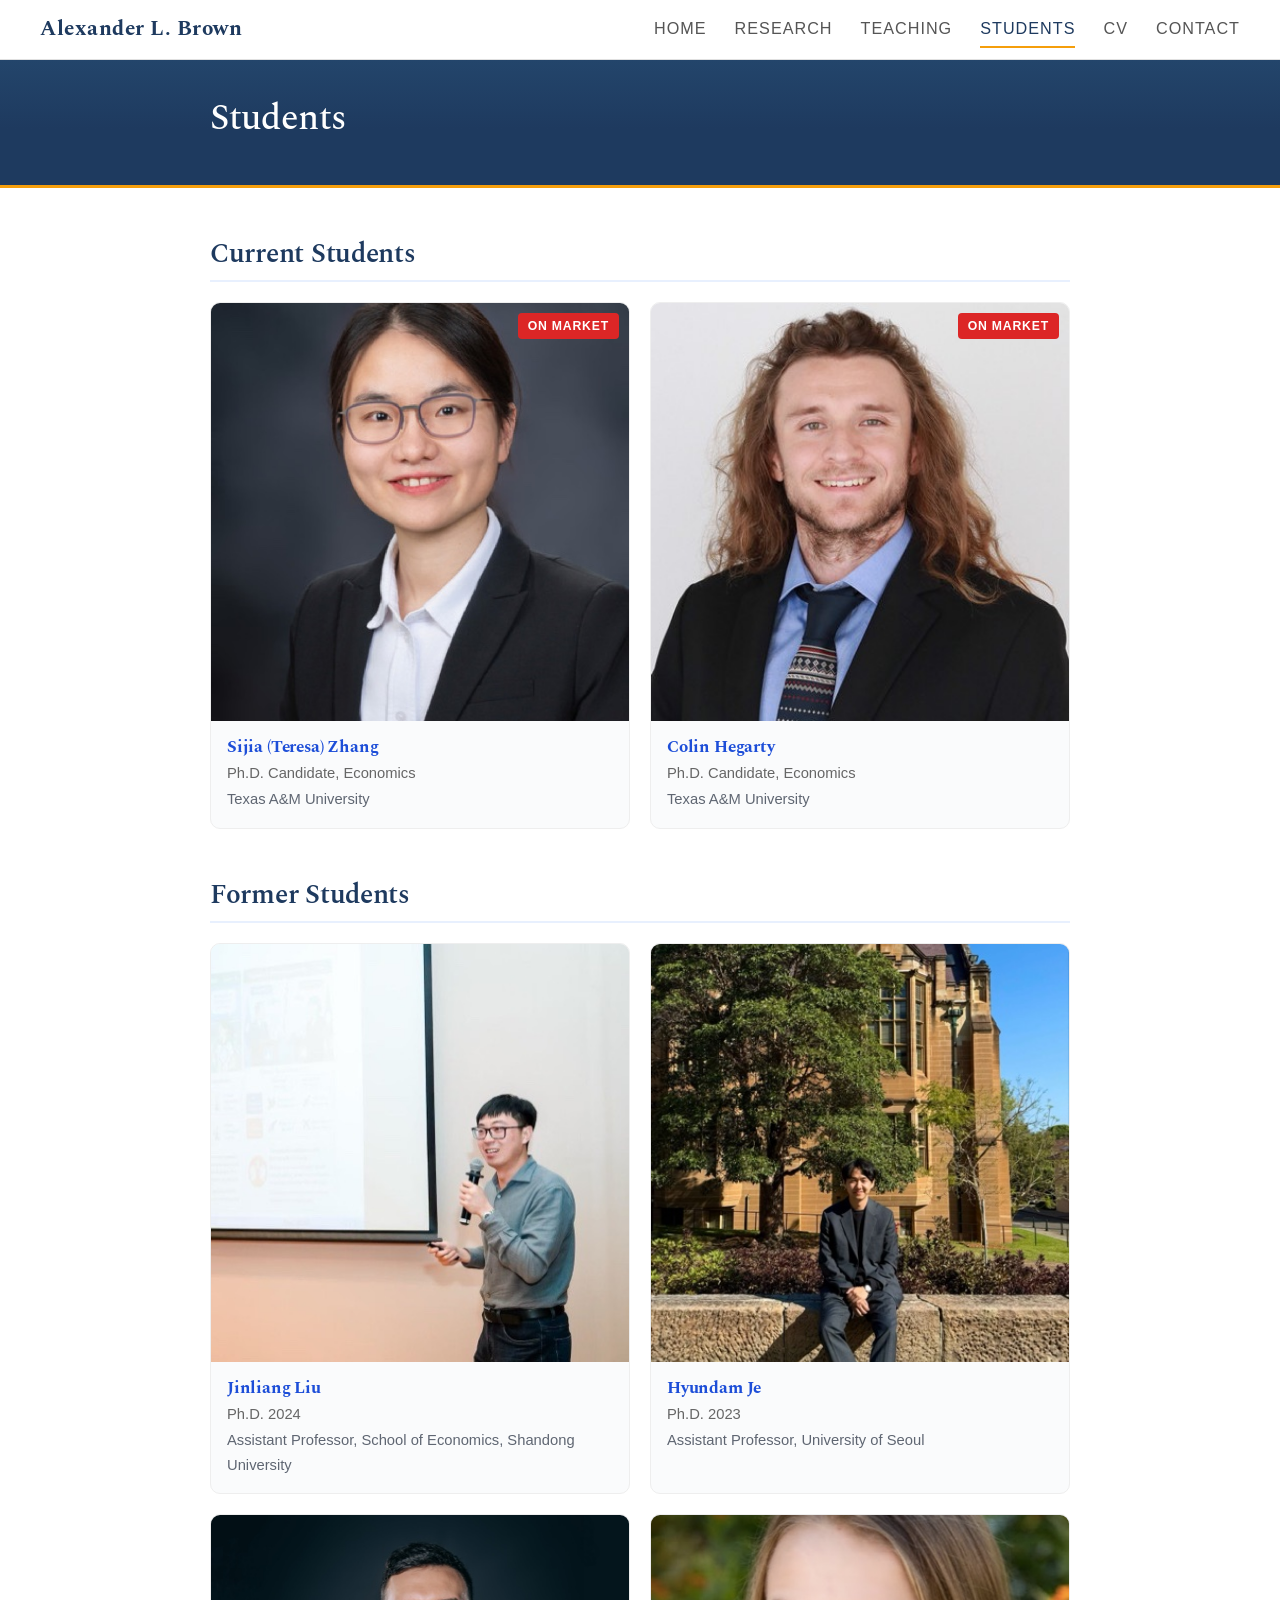
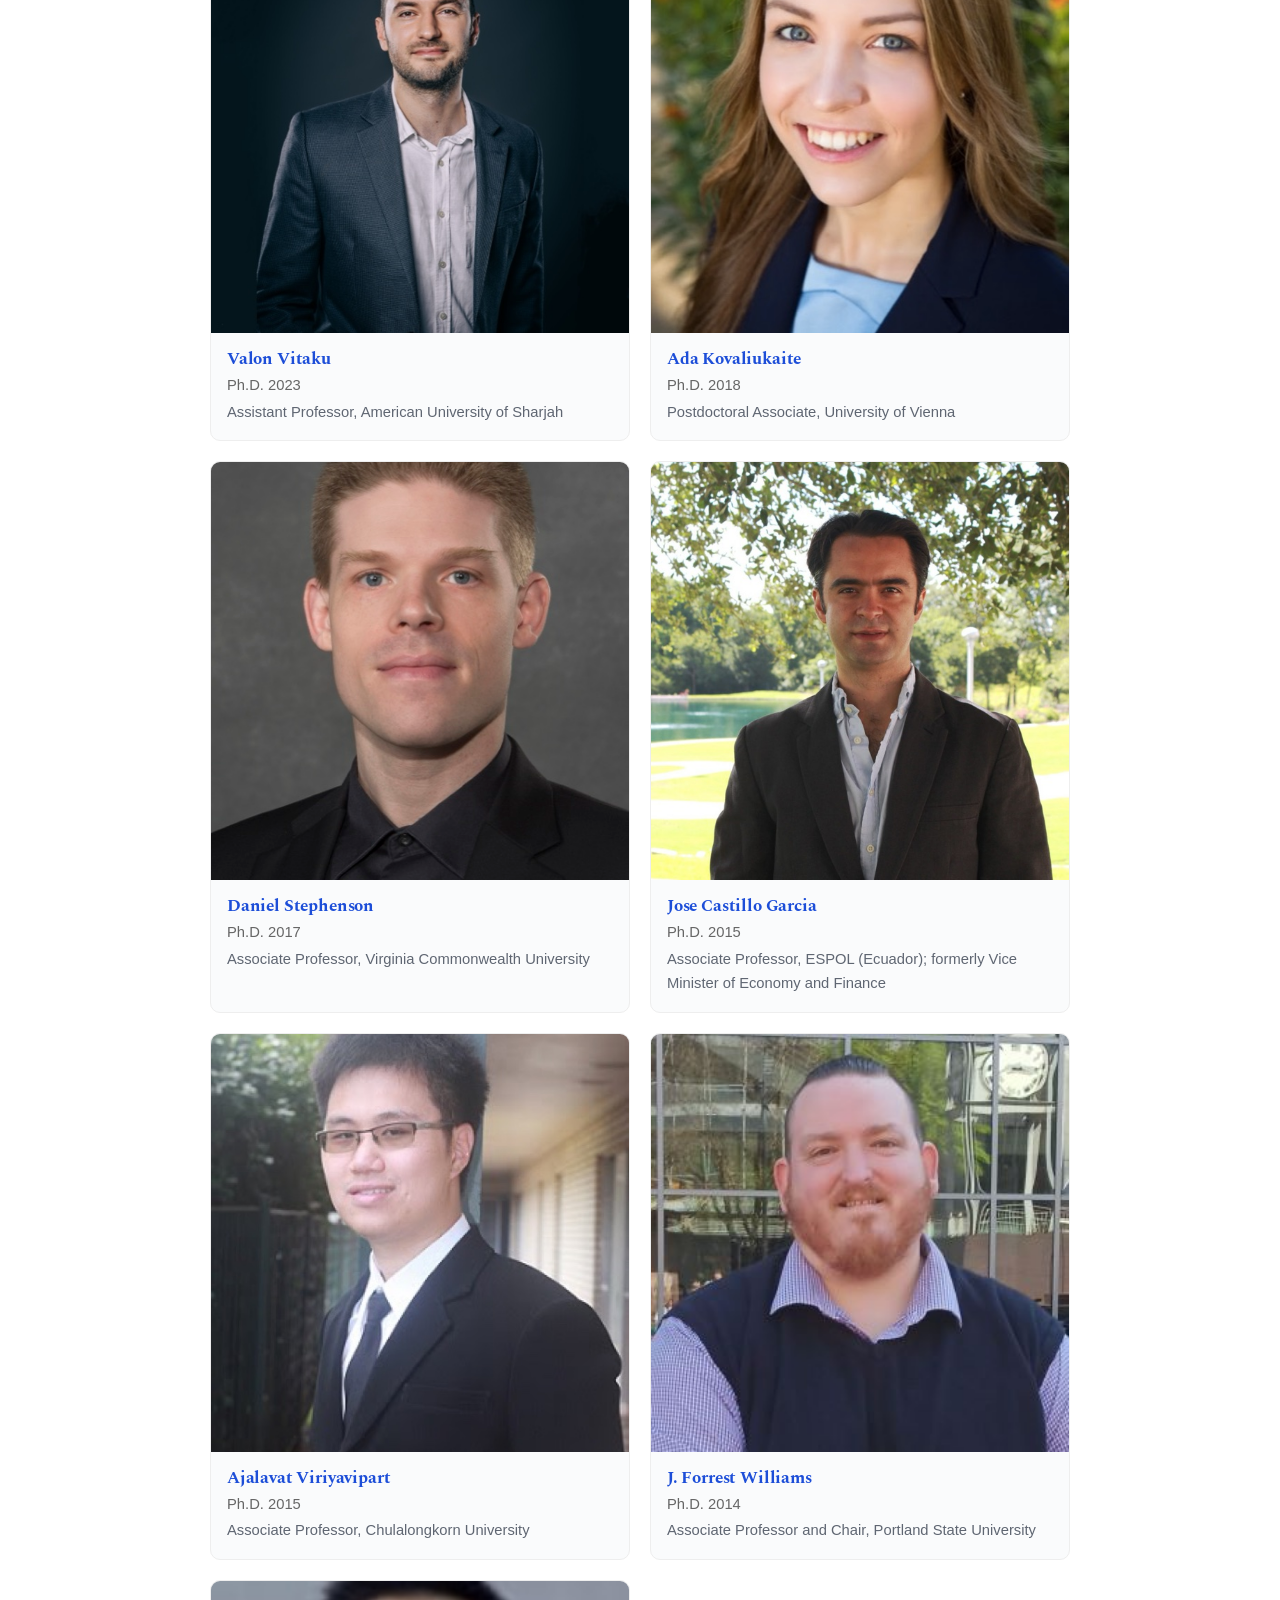
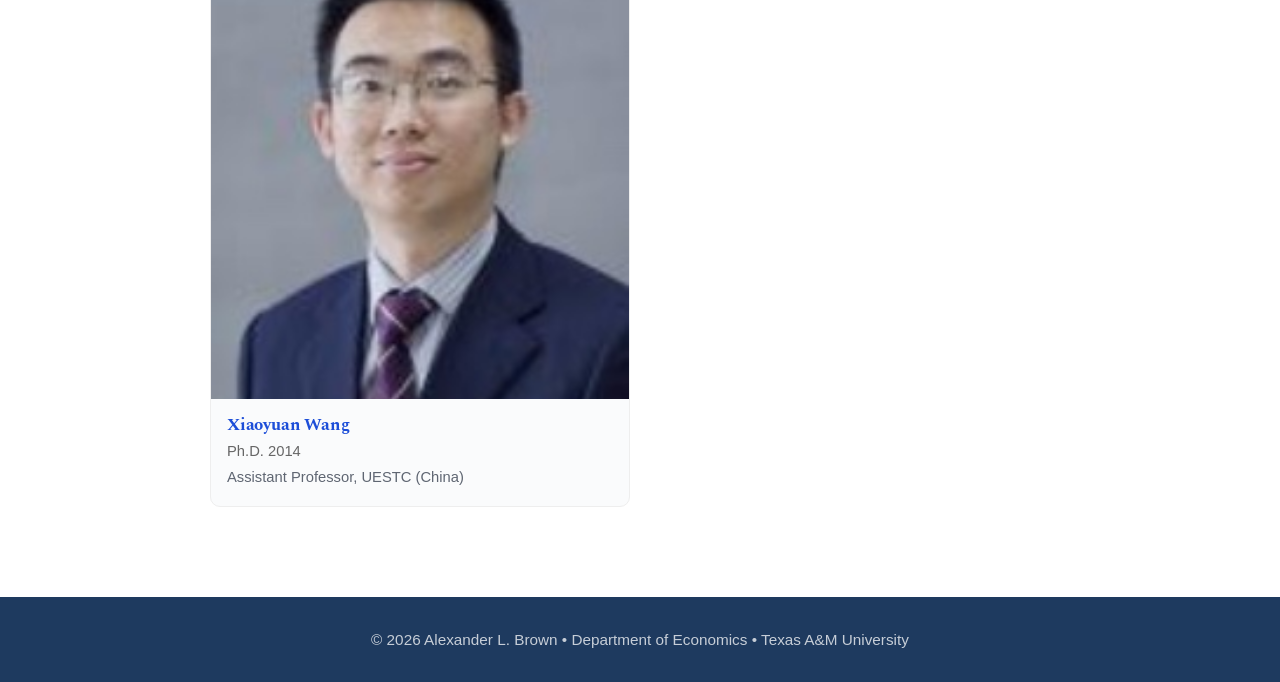
<file: students.html>
<!DOCTYPE html>
<html lang="en">
<head>
<meta charset="UTF-8">
<meta name="viewport" content="width=device-width, initial-scale=1.0">
<title>Students | Alexander L. Brown</title>
<meta name="description" content="Current and former PhD students supervised by Alexander L. Brown, Professor of Economics at Texas A&M University, with placements in academia, government, and industry.">
<link rel="canonical" href="https://alexbrownecon.com/students.html">
<link rel="icon" type="image/svg+xml" href="assets/favicon.svg">
<meta property="og:title" content="Students | Alexander L. Brown">
<meta property="og:description" content="Current and former PhD students supervised by Alexander L. Brown, Professor of Economics at Texas A&M University, with placements in academia, government, and industry.">
<meta property="og:url" content="https://alexbrownecon.com/students.html">
<meta property="og:type" content="website">
<meta property="og:image" content="https://alexbrownecon.com/assets/images/og-card-1200x630.jpg">
<meta property="og:image:width" content="1200">
<meta property="og:image:height" content="630">
<link rel="preconnect" href="https://fonts.googleapis.com">
<link rel="preconnect" href="https://fonts.gstatic.com" crossorigin>
<link href="https://fonts.googleapis.com/css2?family=Spectral:wght@300;500;600;700&display=swap" rel="stylesheet">
<link rel="stylesheet" href="assets/css/site.css?v=12">
</head>
<body>
<a class="skip-link" href="#main">Skip to main content</a>
<header>
<nav aria-label="Main">
  <div class="logo"><a href="index.html">Alexander L. Brown</a></div>
  <div class="nav-links">
    <a href="index.html">Home</a>
    <a href="research.html">Research</a>
    <a href="teaching.html">Teaching</a>
    <a href="students.html" aria-current="page">Students</a>
    <a href="cv.html">CV</a>
    <a href="contact.html">Contact</a>
  </div>
</nav>
</header>
<main id="main">
  <div class="hero hero-mini"><div class="hero-content"><div class="hero-text"><h1>Students</h1></div></div></div>
  <section>

    <!-- CURRENT STUDENTS -->
    <h2 class="students-section-label">Current Students</h2>
    <div class="students-two-col" style="margin-bottom:50px;">

      <div class="student-card-sq">
        <div class="market-badge">On Market</div>
        <div class="student-photo-sq"><img src="assets/images/students/zhang.jpg" alt="Sijia Zhang"></div>
        <div class="student-body">
          <h3><a href="https://artsci.tamu.edu/economics/contact/profiles/sijia-teresa-zhang.html">Sijia (Teresa) Zhang</a></h3>
          <div class="student-title">Ph.D. Candidate, Economics</div>
          <div class="student-affil">Texas A&amp;M University</div>
        </div>
      </div>

      <div class="student-card-sq">
        <div class="market-badge">On Market</div>
        <div class="student-photo-sq"><img src="assets/images/students/hegarty.jpg" alt="Colin Hegarty"></div>
        <div class="student-body">
          <h3><a href="https://sites.google.com/view/chegarty">Colin Hegarty</a></h3>
          <div class="student-title">Ph.D. Candidate, Economics</div>
          <div class="student-affil">Texas A&amp;M University</div>
        </div>
      </div>

    </div>

    <!-- FORMER STUDENTS -->
    <h2 class="students-section-label">Former Students</h2>
    <div class="students-two-col">

      <div class="student-card-sq">
        <div class="student-photo-sq"><img src="assets/images/students/liu.jpg" alt="Jinliang Liu"></div>
        <div class="student-body">
          <h3><a href="https://sites.google.com/view/jinliangliu/home">Jinliang Liu</a></h3>
          <div class="student-title">Ph.D. 2024</div>
          <div class="student-affil">Assistant Professor, School of Economics, Shandong University</div>
        </div>
      </div>

      <div class="student-card-sq">
        <div class="student-photo-sq"><img src="assets/images/students/je.jpg" alt="Hyundam Je"></div>
        <div class="student-body">
          <h3><a href="https://hyundamje.github.io/">Hyundam Je</a></h3>
          <div class="student-title">Ph.D. 2023</div>
          <div class="student-affil">Assistant Professor, University of Seoul</div>
        </div>
      </div>

      <div class="student-card-sq">
        <div class="student-photo-sq"><img src="assets/images/students/vitaku.jpg" alt="Valon Vitaku"></div>
        <div class="student-body">
          <h3><a href="https://www.valonvitaku.com">Valon Vitaku</a></h3>
          <div class="student-title">Ph.D. 2023</div>
          <div class="student-affil">Assistant Professor, American University of Sharjah</div>
        </div>
      </div>

      <div class="student-card-sq">
        <div class="student-photo-sq"><img src="assets/images/students/kovaliukaite.jpg" alt="Ada Kovaliukaite"></div>
        <div class="student-body">
          <h3><a href="https://sites.google.com/view/adakovaliukaite/home">Ada Kovaliukaite</a></h3>
          <div class="student-title">Ph.D. 2018</div>
          <div class="student-affil">Postdoctoral Associate, University of Vienna</div>
        </div>
      </div>

      <div class="student-card-sq">
        <div class="student-photo-sq"><img src="assets/images/students/stephenson.jpg" alt="Daniel Stephenson"></div>
        <div class="student-body">
          <h3><a href="http://danielgstephenson.com/">Daniel Stephenson</a></h3>
          <div class="student-title">Ph.D. 2017</div>
          <div class="student-affil">Associate Professor, Virginia Commonwealth University</div>
        </div>
      </div>

      <div class="student-card-sq">
        <div class="student-photo-sq"><img src="assets/images/students/castillo-garcia.jpg" alt="Jose Castillo Garcia"></div>
        <div class="student-body">
          <h3><a href="https://scholar.google.com/citations?user=Q-RlvwEAAAAJ">Jose Castillo Garcia</a></h3>
          <div class="student-title">Ph.D. 2015</div>
          <div class="student-affil">Associate Professor, ESPOL (Ecuador); formerly Vice Minister of Economy and Finance</div>
        </div>
      </div>

      <div class="student-card-sq">
        <div class="student-photo-sq"><img src="assets/images/students/viriyavipart.jpg" alt="Ajalavat Viriyavipart"></div>
        <div class="student-body">
          <h3><a href="https://sites.google.com/site/aviriyavipart/">Ajalavat Viriyavipart</a></h3>
          <div class="student-title">Ph.D. 2015</div>
          <div class="student-affil">Associate Professor, Chulalongkorn University</div>
        </div>
      </div>

      <div class="student-card-sq">
        <div class="student-photo-sq"><img src="assets/images/students/williams.jpg" alt="J. Forrest Williams"></div>
        <div class="student-body">
          <h3><a href="https://www.pdx.edu/economics/j-forrest-williams">J. Forrest Williams</a></h3>
          <div class="student-title">Ph.D. 2014</div>
          <div class="student-affil">Associate Professor and Chair, Portland State University</div>
        </div>
      </div>

      <div class="student-card-sq">
        <div class="student-photo-sq"><img src="assets/images/students/wang.jpg" alt="Xiaoyuan Wang"></div>
        <div class="student-body">
          <h3><a href="https://xwangsite.wordpress.com/about/">Xiaoyuan Wang</a></h3>
          <div class="student-title">Ph.D. 2014</div>
          <div class="student-affil">Assistant Professor, UESTC (China)</div>
        </div>
      </div>

    </div>
  </section>
</main>
<footer>&copy; 2026 Alexander L. Brown <span aria-hidden="true">&bull;</span> Department of Economics <span aria-hidden="true">&bull;</span> Texas A&amp;M University</footer>
</body>
</html>
</file>
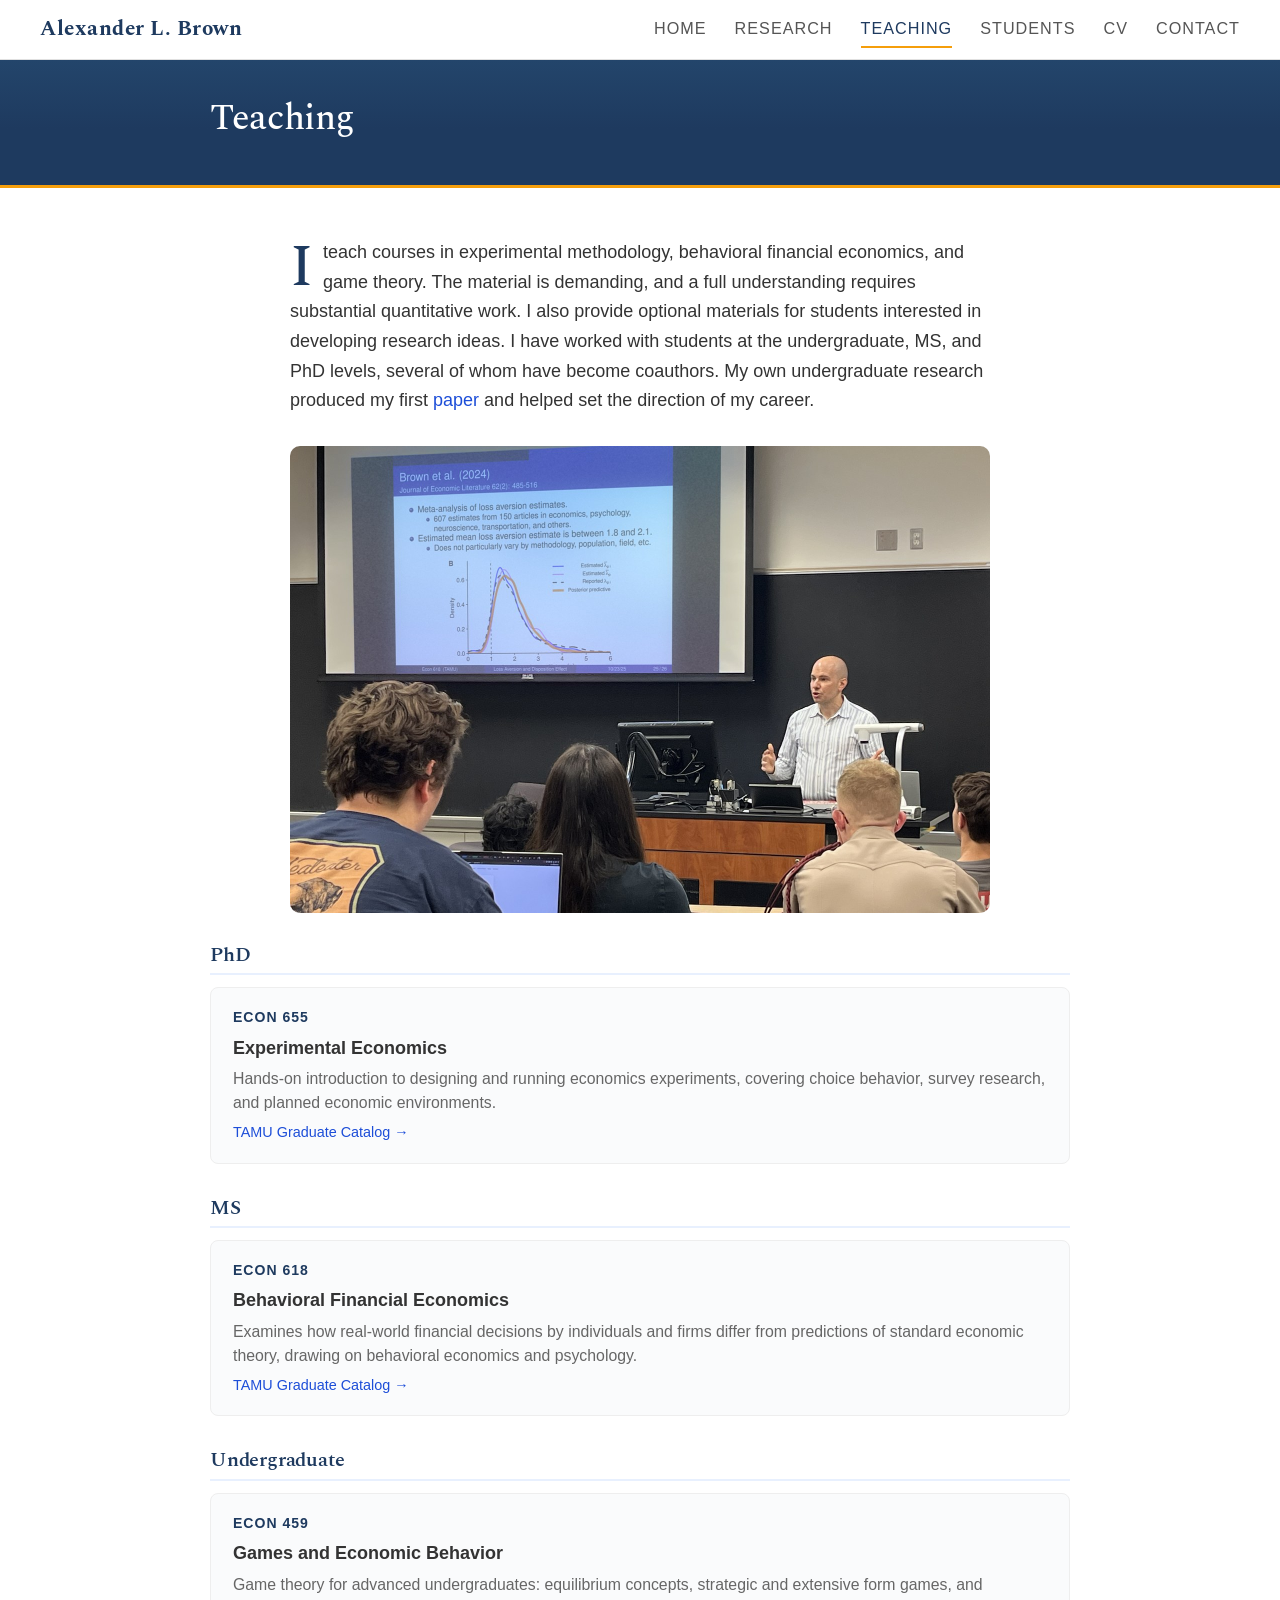
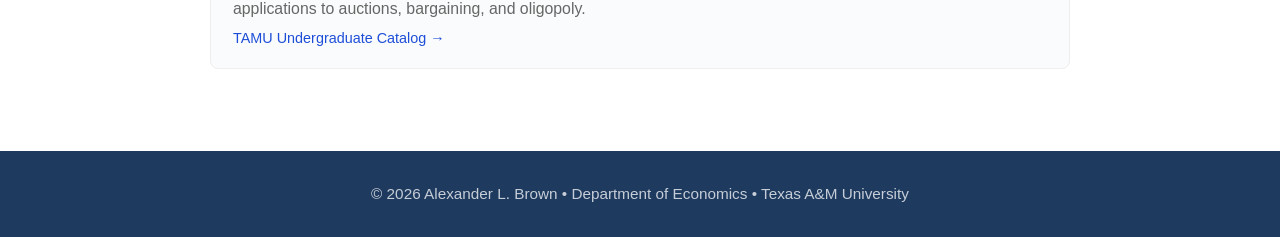
<file: teaching.html>
<!DOCTYPE html>
<html lang="en">
<head>
<meta charset="UTF-8">
<meta name="viewport" content="width=device-width, initial-scale=1.0">
<title>Teaching | Alexander L. Brown</title>
<meta name="description" content="Courses taught by Alexander L. Brown at Texas A&M University: experimental economics (PhD), behavioral financial economics (MS), and game theory (undergraduate).">
<link rel="canonical" href="https://alexbrownecon.com/teaching.html">
<link rel="icon" type="image/svg+xml" href="assets/favicon.svg">
<meta property="og:title" content="Teaching | Alexander L. Brown">
<meta property="og:description" content="Courses taught by Alexander L. Brown at Texas A&M University: experimental economics (PhD), behavioral financial economics (MS), and game theory (undergraduate).">
<meta property="og:url" content="https://alexbrownecon.com/teaching.html">
<meta property="og:type" content="website">
<meta property="og:image" content="https://alexbrownecon.com/assets/images/og-card-1200x630.jpg">
<meta property="og:image:width" content="1200">
<meta property="og:image:height" content="630">
<link rel="preconnect" href="https://fonts.googleapis.com">
<link rel="preconnect" href="https://fonts.gstatic.com" crossorigin>
<link href="https://fonts.googleapis.com/css2?family=Spectral:wght@300;500;600;700&display=swap" rel="stylesheet">
<link rel="stylesheet" href="assets/css/site.css?v=12">
</head>
<body>
<a class="skip-link" href="#main">Skip to main content</a>
<header>
<nav aria-label="Main">
  <div class="logo"><a href="index.html">Alexander L. Brown</a></div>
  <div class="nav-links">
    <a href="index.html">Home</a>
    <a href="research.html">Research</a>
    <a href="teaching.html" aria-current="page">Teaching</a>
    <a href="students.html">Students</a>
    <a href="cv.html">CV</a>
    <a href="contact.html">Contact</a>
  </div>
</nav>
</header>
<main id="main">
  <div class="hero hero-mini"><div class="hero-content"><div class="hero-text"><h1>Teaching</h1></div></div></div>
  <section>
    <div style="max-width:700px; margin: 0 auto 30px;">
      <p class="dropcap">I teach courses in experimental methodology, behavioral financial economics, and game theory. The material is demanding, and a full understanding requires substantial quantitative work. I also provide optional materials for students interested in developing research ideas. I have worked with students at the undergraduate, MS, and PhD levels, several of whom have become coauthors. My own undergraduate research produced my first <a href="https://doi.org/10.1007/s10436-007-0092-0">paper</a> and helped set the direction of my career.</p>
    </div>

    <img class="site-photo" src="assets/images/teaching.jpg" style="max-width:700px; margin: 0 auto 30px;" alt="Alexander L. Brown teaching a class, with a slide of his loss aversion meta-analysis on the screen">

    <div class="teaching-category">
      <h2>PhD</h2>
      <div class="course-card-full">
        <div class="course-num">ECON 655</div>
        <div class="course-name">Experimental Economics</div>
        <div class="course-desc">Hands-on introduction to designing and running economics experiments, covering choice behavior, survey research, and planned economic environments.</div>
        <div class="course-link"><a href="https://catalog.tamu.edu/graduate/course-descriptions/econ/" target="_blank" rel="noopener">TAMU Graduate Catalog &rarr;</a></div>
      </div>
    </div>

    <div class="teaching-category">
      <h2>MS</h2>
      <div class="course-card-full">
        <div class="course-num">ECON 618</div>
        <div class="course-name">Behavioral Financial Economics</div>
        <div class="course-desc">Examines how real-world financial decisions by individuals and firms differ from predictions of standard economic theory, drawing on behavioral economics and psychology.</div>
        <div class="course-link"><a href="https://catalog.tamu.edu/graduate/course-descriptions/econ/" target="_blank" rel="noopener">TAMU Graduate Catalog &rarr;</a></div>
      </div>
    </div>

    <div class="teaching-category">
      <h2>Undergraduate</h2>
      <div class="course-card-full">
        <div class="course-num">ECON 459</div>
        <div class="course-name">Games and Economic Behavior</div>
        <div class="course-desc">Game theory for advanced undergraduates: equilibrium concepts, strategic and extensive form games, and applications to auctions, bargaining, and oligopoly.</div>
        <div class="course-link"><a href="https://catalog.tamu.edu/undergraduate/course-descriptions/econ/" target="_blank" rel="noopener">TAMU Undergraduate Catalog &rarr;</a></div>
      </div>
    </div>

  </section>
</main>
<footer>&copy; 2026 Alexander L. Brown <span aria-hidden="true">&bull;</span> Department of Economics <span aria-hidden="true">&bull;</span> Texas A&amp;M University</footer>
</body>
</html>
</file>
<file: assets/css/site.css>
/* site.css — shared stylesheet for all pages (extracted from the single-file
   mockup in Phase 2; content styles unchanged except accessibility fixes). */

* { margin: 0; padding: 0; box-sizing: border-box; }
html { font-size: 18px; scroll-behavior: smooth; }
body { font-family: 'Segoe UI', 'Helvetica Neue', Arial, sans-serif; color: #333; background: #fff; line-height: 1.65; }

/* TYPOGRAPHY (Pass 1): Spectral for headings, clean sans for body */
h1, h2, h3, nav .logo { font-family: 'Spectral', Georgia, 'Times New Roman', serif; }
h1, h2, h3 { line-height: 1.25; letter-spacing: -0.01em; }
.about-sidebar .info-block h3 { font-family: 'Segoe UI', 'Helvetica Neue', Arial, sans-serif; letter-spacing: 1.5px; }
/* LINKS — navy-leaning blue (2026-08-24). The rest colour moved from #2563eb
   to #1d4ed8 (6.70:1 on #fff, 6.37:1 on the #f8f9fc alt band, 6.47:1 on the
   #fafbfc card — up from 5.17:1) so links sit closer to the brand navy without
   becoming navy. Hover now goes all the way to brand navy #1e3a5f (11.50:1),
   because #1d4ed8 is the rest colour and can no longer double as the hover.
   The focus ring keeps #1d4ed8 — it reads against every ground the site uses
   and is deliberately not the same value as the hovered text. */
a { color: #1d4ed8; text-decoration: none; }
a:hover { color: #1e3a5f; text-decoration: underline; }

/* Visible focus for keyboard users */
a:focus-visible, button:focus-visible { outline: 3px solid #1d4ed8; outline-offset: 2px; border-radius: 2px; }
footer a:focus-visible { outline-color: #fff; } /* blue ring is 1.72:1 against the navy footer */

/* Screen-reader-only text. Currently unused — the research-page filter status
   it was written for is now a visible live region (.filter-status) — but kept
   as the site's standard utility for future SR-only text. */
.visually-hidden { position: absolute; width: 1px; height: 1px; margin: -1px; padding: 0; overflow: hidden; clip: rect(0 0 0 0); clip-path: inset(50%); white-space: nowrap; border: 0; }

/* Skip link — hidden until focused */
.skip-link { position: absolute; left: -9999px; top: 0; z-index: 200; background: #1e3a5f; color: #fff; padding: 10px 18px; border-radius: 0 0 6px 0; }
.skip-link:focus { left: 0; color: #fff; text-decoration: none; }

/* Anchored sections clear the sticky nav */
section[id] { scroll-margin-top: 80px; }

/* NAV (sticky, wraps on small screens — no hamburger needed) */
header { position: sticky; top: 0; z-index: 100; }
nav { background: #fff; border-bottom: 1px solid #e0e0e0; display: flex; justify-content: space-between; align-items: center; padding: 0 40px; height: 60px; }
nav .logo { font-size: 1.15rem; font-weight: 700; color: #1e3a5f; letter-spacing: 0.5px; white-space: nowrap; }
nav .logo a { color: inherit; } /* wordmark is identity, not a link cue — global link blue must not win */
nav .nav-links { display: flex; gap: 28px; }
nav .nav-links a { font-size: 0.9rem; font-weight: 500; color: #555; text-transform: uppercase; letter-spacing: 1px; text-decoration: none; padding: 4px 0; border-bottom: 2px solid transparent; transition: color 0.15s ease, border-bottom-color 0.15s ease; }
nav .nav-links a:hover, nav .nav-links a[aria-current="page"] { color: #1e3a5f; border-bottom-color: #f59e0b; text-decoration: none; }

/* HERO (Pass 2): flat deep navy, editorial title-page treatment.
   Single gold rule at the band's base is the one accent (decorative,
   on navy — not an essential indicator). */
.hero { background: linear-gradient(180deg, #23456b 0%, #1e3a5f 55%); border-bottom: 3px solid #f59e0b; }
.hero-content { display: flex; align-items: center; justify-content: space-between; gap: 50px; max-width: 940px; margin: 0 auto; padding: 72px 40px; }
.hero-photo { width: 210px; height: 210px; border-radius: 50%; border: 1px solid rgba(255,255,255,0.35); flex-shrink: 0; overflow: hidden; }
.hero-photo img { width: 100%; height: 100%; object-fit: cover; display: block; }
.hero-text { color: #fff; }
.hero-text h1 { font-size: 3rem; font-weight: 500; margin-bottom: 8px; }
.hero-text .subtitle { font-size: 1.1rem; color: rgba(255,255,255,0.88); margin-bottom: 22px; font-weight: 300; }
.hero-text .interests { font-size: 0.88rem; letter-spacing: 0.04em; color: rgba(255,255,255,0.78); }

/* MINI HERO (sub-pages): same band, smaller */
.hero-mini .hero-content { padding: 36px 40px; }
.hero-mini .hero-text h1 { font-size: 2rem; }

/* SECTIONS — optimized width for readability (940px gives ~65 characters per line at 18px body text, within the ideal 60-70 range) */
section, .page-column { max-width: 940px; margin: 0 auto; padding: 50px 40px; }
section h2 { font-size: 1.5rem; font-weight: 600; color: #1e3a5f; margin-bottom: 20px; padding-bottom: 8px; border-bottom: 2px solid #e8f0fe; }
section h3 { font-size: 1.15rem; color: #1e3a5f; margin: 28px 0 12px; }

/* Drop cap — book-style opening on the About text (kept from the
   redesign side-by-side: the one element Alex adopted) */
.dropcap::first-letter { font-family: 'Spectral', Georgia, 'Times New Roman', serif; font-weight: 500; font-size: 3.3em; float: left; line-height: 0.8; padding: 6px 10px 0 0; color: #1e3a5f; }

/* ABOUT — 2-column landing */
.landing-grid { display: grid; grid-template-columns: 1fr 1fr; gap: 40px; margin-bottom: 40px; }
.about-sidebar .info-block { margin-bottom: 20px; }
.about-sidebar .info-block h3 { font-size: 0.78rem; text-transform: uppercase; letter-spacing: 1.5px; color: #5f6672; margin: 0 0 6px; }
.about-sidebar .info-block p { color: #444; font-size: 0.95rem; }

/* AT-A-GLANCE STATS BAND (Pass 3 — understated, no cards) */
.stats-band { display: grid; grid-template-columns: 1fr 1fr 1fr; }
.stats-band .stat { padding: 4px 28px; }
.stats-band .stat:first-child { padding-left: 0; }
.stats-band .stat:last-child { padding-right: 0; }
.stats-band .stat + .stat { border-left: 1px solid #dde3ec; }
.stats-band h3 { font-family: 'Spectral', Georgia, 'Times New Roman', serif; font-size: 1rem; font-weight: 600; color: #1e3a5f; margin: 0 0 8px; display: flex; align-items: baseline; gap: 8px; }
.stats-band .stat-num { font-size: 1.5rem; line-height: 1.2; }
.stats-band .stat-num .plus { font-size: 0.62em; vertical-align: 0.5em; margin-left: 0.04em; }
.stats-band h3 a { color: inherit; }
.stats-band p { font-size: 0.85rem; color: #5f6672; line-height: 1.5; }

/* RESEARCH THEMES — editorial blocks, uniform navy rules (color plan A:
   category colors live only on the research page, where they filter) */
.theme-grid { display: grid; grid-template-columns: 1fr 1fr; gap: 30px 40px; margin: 30px 0; }
.theme-card { border-top: 3px solid #1e3a5f; padding-top: 16px; }
.theme-card h3 { margin: 0 0 8px; font-size: 1.05rem; }
.theme-card h3 a { color: inherit; text-decoration: none; }
.theme-card h3 a:hover { color: inherit; text-decoration: underline; }
.theme-card p { font-size: 0.9rem; color: #555; }

/* SITE PHOTOS (real images replacing placeholders as they arrive) */
.site-photo { width: 100%; border-radius: 10px; display: block; }

/* ACTION PHOTO PLACEHOLDER */
.photo-placeholder { width: 100%; height: 220px; background: linear-gradient(135deg, #f0f4ff 0%, #e8f0fe 100%); border: 2px dashed #bfdbfe; border-radius: 10px; display: flex; align-items: center; justify-content: center; color: #4a6fa5; font-style: italic; font-size: 0.9rem; }

/* EDITORIAL LISTS — publications & grants on the landing page (Pass 3) */
.pub-list { list-style: none; margin: 0; }
.pub-list li { padding: 14px 2px; border-bottom: 1px solid #e3e7ee; }
.pub-row { display: flex; justify-content: space-between; align-items: baseline; gap: 24px; }
.pub-title { font-weight: 600; font-size: 0.95rem; color: #333; }
.pub-title a { color: inherit; text-decoration: none; }
.pub-title a:hover { color: #1e3a5f; text-decoration: underline; }
.pub-venue { font-size: 0.85rem; color: #5f6672; font-style: italic; text-align: right; flex-shrink: 0; max-width: 40%; }
.grant-meta { font-size: 0.85rem; color: #666; margin-top: 4px; }
.grant-amount { font-weight: 600; color: #1e3a5f; }
.grant-links { font-size: 0.82rem; margin-top: 3px; }
.more-link { margin-top: 18px; font-size: 0.9rem; }
.more-link a { font-weight: 600; }

/* RESEARCH FILTERS — full category titles on desktop, chip-length
   labels on phones (Pass 5 deferred item, resolved 2026-08-23) */
.filter-btn .label-short { display: none; }
@media (max-width: 700px) {
  .filter-btn .label-full { display: none; }
  .filter-btn .label-short { display: inline; }
}

.filter-bar { display: flex; flex-wrap: wrap; gap: 10px; margin-bottom: 14px; }
.filter-btn { padding: 8px 20px; border-radius: 25px; border: 1.5px solid #d1d5db; background: #fff; color: #666; font-size: 0.85rem; cursor: pointer; font-weight: 500; transition: background-color 0.15s ease, color 0.15s ease, border-color 0.15s ease; font-family: inherit; }
/* Monochrome (2026-08-24): the four per-category button colors are gone.
   Every button hovers and fills in brand navy, the treatment the All button
   already had. */
.filter-btn:hover { border-color: #1e3a5f; color: #1e3a5f; }
.filter-btn.active { background: #1e3a5f; color: #fff; border-color: #1e3a5f; }
.filter-btn.active:hover { background: #23456b; color: #fff; border-color: #23456b; }

/* FILTER STATUS — visible result count, doubling as the role="status" live
   region (WCAG 4.1.3). Quiet meta line in the site's muted gray #5f6672
   (6.3:1 on #fff), sitting between the filter buttons and the jump links. */
.filter-status { font-size: 0.85rem; color: #5f6672; margin: 0 0 10px; }

/* JUMP LINKS — small uppercase in-page nav above the paper sections.
   #5f6672 is the site's existing muted meta gray (6.3:1 on #fff); the links
   themselves take brand navy #1e3a5f and underline on hover/focus. */
.jump-links { font-size: 0.8rem; letter-spacing: 0.09em; text-transform: uppercase; color: #5f6672; margin: 0 0 8px; }
.jump-links a { color: #1e3a5f; text-decoration: none; }
.jump-links a:hover, .jump-links a:focus-visible { text-decoration: underline; }

/* PAPER CARDS */
/* .paper-group is a nested <section id> inside .paper-list, so it inherits the
   section[id] scroll-margin-top rules (80px, 110px under 880px) above; it must
   cancel the outer page-column geometry the generic `section` rule gives it. */
.paper-group { max-width: none; margin: 0; padding: 0; display: flex; flex-direction: column; gap: 16px; }
.paper-group h2 { margin-top: 28px; }
.paper-list { display: flex; flex-direction: column; gap: 16px; }
.paper-card { padding: 18px 22px; border: 1px solid #eee; border-radius: 8px; background: #fafbfc; transition: border-color 0.2s ease, box-shadow 0.2s ease; animation: card-in 0.25s ease; }
@keyframes card-in { from { opacity: 0; transform: translateY(4px); } to { opacity: 1; transform: none; } }
.paper-card:hover { border-color: #bfdbfe; box-shadow: 0 2px 8px rgba(29,78,216,0.06); }
.paper-card.hidden { display: none; }
.paper-card[id] { scroll-margin-top: 90px; } /* deep links from the home page clear the sticky nav */
.paper-card:target { border-color: #1e3a5f; }
/* TITLES — dark navy and bold, the top of the card's hierarchy (the wrapping
   quotation marks were dropped from the markup 2026-08-24). Size and weight are
   unchanged; only the colour moved, #333 -> brand navy #1e3a5f (11.10:1 on the
   #fafbfc card). Each title is a link to the card's primary source, so it must
   NOT take the global link blue: colour inherits and there is no rule at rest.
   The underline appears on hover and on keyboard focus, in the inherited navy.
   Two cards (request-copy-only) have no link; they are the same navy text with
   no pointer and no underline, which is the only difference. */
.paper-title { font-size: 0.98rem; font-weight: 600; color: #1e3a5f; margin-bottom: 4px; }
.paper-title a { color: inherit; text-decoration: none; }
.paper-title a:hover, .paper-title a:focus-visible { text-decoration: underline; text-decoration-color: #1e3a5f; }
.paper-authors { font-size: 0.86rem; color: #666; margin-bottom: 3px; }
.paper-authors strong { font-weight: 600; } /* subtle emphasis on Alex's name; color inherits */
/* COAUTHOR LINKS — ported from the old live site. Deliberately quiet: the
   author line must keep reading as one grey run of names, not as a row of blue
   links, so the colour inherits and the only rest-state cue is a hairline
   underline in #d1d5db (the existing filter-button neutral). Hover and keyboard
   focus resolve to brand navy, text and rule together. Alexander L. Brown is
   <strong> and never a link. */
.paper-authors a { color: inherit; text-decoration: underline; text-decoration-color: #d1d5db; text-underline-offset: 2px; }
.paper-authors a:hover, .paper-authors a:focus-visible { color: #1e3a5f; text-decoration-color: #1e3a5f; }
.paper-venue { font-size: 0.86rem; color: #5f6672; font-style: italic; margin-bottom: 8px; }
.paper-award { font-size: 0.82rem; font-weight: 600; color: #1e3a5f; margin-bottom: 8px; }
.paper-tags { display: flex; flex-wrap: wrap; gap: 6px; margin-bottom: 8px; }
/* TAG CHIPS — monochrome (2026-08-24), now slate-filled. Still ONE treatment
   for all four categories: the four category hexes stay gone and
   .tag-dc/-gt/-policy/-methods remain inert hooks with no styling of their own.
   Changed 2026-08-24: pale slate fill #eef2f7 (the light end of the existing
   #dde3ec/#eef2f7 neutral family) with muted navy text #3b4d66 replacing the
   flat gray #5f6672 — 7.66:1, well past the 4.5:1 the 0.7rem/600 label needs.
   The hairline border is DROPPED: the fill already draws the chip's shape, and
   keeping both made the chip read as a bordered box rather than a quiet label.
   Size, shape, weight, and casing are unchanged. Losing the border also parts
   the chips from .jump-links, which they had drifted into matching. */
.tag { font-size: 0.7rem; padding: 2px 10px; border-radius: 12px; font-weight: 600; text-transform: uppercase; letter-spacing: 0.5px; color: #3b4d66; background: #eef2f7; border: none; }
.paper-links { display: flex; flex-wrap: wrap; gap: 10px; }
/* Link buttons follow the global link colour: #1d4ed8 at rest, and the hover
   still fills with that same value (the button's own colour), which is the
   behaviour it had at #2563eb. */
.paper-links a { font-size: 0.8rem; color: #1d4ed8; font-weight: 500; padding: 3px 10px; border: 1px solid #dbeafe; border-radius: 4px; transition: background-color 0.15s ease, color 0.15s ease, border-color 0.15s ease; }
.paper-links a:hover { background: #1d4ed8; color: #fff; border-color: #1d4ed8; text-decoration: none; }
/* ABSTRACTS — collapsed by default; no animation (default <details> toggle only).
   Summary uses the card's muted meta gray #5f6672 (6.3:1 on the #fafbfc card);
   body copy uses the site's #333 (11.6:1). Focus ring matches the global
   a/button :focus-visible treatment on line 16. */
.paper-abstract { margin-top: 10px; }
.paper-abstract summary { cursor: pointer; font-size: 0.85rem; color: #5f6672; }
.paper-abstract summary:focus-visible { outline: 3px solid #1d4ed8; outline-offset: 2px; border-radius: 2px; }
.paper-abstract p { font-size: 0.92rem; color: #333; line-height: 1.55; margin-top: 8px; max-width: 68ch; }

/* STUDENTS — two-column grid with square photos */
.students-two-col { display: grid; grid-template-columns: 1fr 1fr; gap: 20px; margin-bottom: 40px; }
.student-card-sq { border-radius: 10px; border: 1px solid #eee; background: #fafbfc; overflow: hidden; transition: border-color 0.2s ease, box-shadow 0.2s ease; position: relative; }
.student-card-sq:hover { border-color: #bfdbfe; box-shadow: 0 2px 8px rgba(29,78,216,0.06); }
.student-card-sq .student-photo-sq { width: 100%; aspect-ratio: 1; background: #e8f0fe; display: flex; align-items: center; justify-content: center; overflow: hidden; font-size: 0.8rem; color: #4a6fa5; text-align: center; }
.student-card-sq .student-photo-sq img { width: 100%; height: 100%; object-fit: cover; }
.student-card-sq .student-body { padding: 16px; }
.student-card-sq .student-body h3 { font-size: 0.95rem; color: #333; margin: 0 0 3px; }
.student-card-sq .student-body h3 a { color: #1d4ed8; }
.student-card-sq .student-body .student-title { font-size: 0.82rem; color: #666; }
.student-card-sq .student-body .student-affil { font-size: 0.82rem; color: #5f6672; margin-top: 2px; }
.market-badge { position: absolute; top: 10px; right: 10px; background: #dc2626; color: #fff; font-size: 0.68rem; font-weight: 700; text-transform: uppercase; letter-spacing: 0.8px; padding: 3px 10px; border-radius: 4px; }

/* TEACHING — category cards */
.teaching-category { margin-bottom: 32px; }
.teaching-category h2 { font-size: 1.1rem; color: #1e3a5f; margin-bottom: 12px; padding-bottom: 6px; border-bottom: 2px solid #e8f0fe; }
.course-card-full { padding: 18px 22px; border-radius: 8px; border: 1px solid #eee; background: #fafbfc; margin-bottom: 12px; }
.course-card-full .course-num { font-size: 0.78rem; text-transform: uppercase; letter-spacing: 1px; color: #1e3a5f; font-weight: 700; }
.course-card-full .course-name { font-size: 1rem; font-weight: 600; color: #333; margin: 4px 0; }
.course-card-full .course-desc { font-size: 0.88rem; color: #666; line-height: 1.5; }
.course-card-full .course-link { font-size: 0.8rem; margin-top: 6px; }

/* FOOTER */
footer { background: #1e3a5f; color: rgba(255,255,255,0.75); text-align: center; padding: 30px 40px; font-size: 0.85rem; }
footer a { color: rgba(255,255,255,0.9); }

/* SECTION ALT BG */
.section-alt { background: #f8f9fc; }
.section-alt-wrap { padding: 50px 0; }
.section-alt-wrap section { padding-top: 0; padding-bottom: 0; }

/* RESPONSIVE */
@media (max-width: 880px) {
  nav { height: auto; flex-wrap: wrap; padding: 10px 20px; row-gap: 2px; }
  nav .nav-links { flex-wrap: wrap; gap: 14px; row-gap: 2px; }
  /* Nav is still a single 58px row down to ~750px (see the 800px block). */
  section[id], .paper-card[id] { scroll-margin-top: 75px; }
  .hero-content { flex-direction: column-reverse; text-align: center; gap: 24px; padding: 40px 24px; }
  .hero-photo { width: 160px; height: 160px; }
  .hero-mini .hero-content { padding: 28px 24px; }
  .stats-band { grid-template-columns: 1fr; }
  .stats-band .stat { padding: 14px 0; }
  .stats-band .stat + .stat { border-left: none; border-top: 1px solid #dde3ec; }
  .theme-grid { grid-template-columns: 1fr; }
}
/* HEADER STACK (Phase 5, Pass 4) — the wordmark plus six links stop fitting
   on one line at about 750px, and below that the browser's own wrap read as
   an accident: the link row hung left under the wordmark, and the nav even
   flipped back to one row between 651 and 700px where the phone type scale
   kicks in. From 800px down the two rows are therefore composed on purpose —
   wordmark centered on its own line, hairline under it, link row centered
   beneath — so the header reads as a deliberate stack at every width below the
   breakpoint. 801px and up is untouched (still the single 58-60px row). */
@media (max-width: 800px) {
  nav { flex-direction: column; flex-wrap: nowrap; align-items: center; justify-content: center; padding: 8px 20px 6px; row-gap: 0; }
  nav .logo { width: 100%; text-align: center; letter-spacing: 0.8px; padding-bottom: 5px; border-bottom: 1px solid #e6eaf0; }
  nav .nav-links { width: 100%; justify-content: center; margin-top: 5px; row-gap: 0; }
  nav .nav-links a { letter-spacing: 1.2px; }
  /* Stacked nav measures 97px from 701 to 800px; the 700px and 600px blocks
     below tighten it further and set their own values. */
  section[id], .paper-card[id] { scroll-margin-top: 115px; }
}
/* PASS 5 — designed for phones, not just reflowed */
@media (max-width: 700px) {
  /* Nav: the stack from the 800px block, tightened, with ~45px tap rows.
     Padding is top-heavy (15/4) so the active link's gold rule stays about
     where it sits on desktop — a few px under the word, not adrift at the
     bottom of a tall box. The stack was retuned 2026-08-24: the wordmark's
     line-height drops to 1.25 (the 1.65 body leading padded a single centered
     line with ~9px of dead space) and the band paddings, the link row's top
     margin and its row-gap each give back 1-3px. Links keep their top-heavy
     padding and still measure 44.75px, above the 44px floor; total nav height
     at 320px falls from 148.7px to 132.1px. */
  nav { padding: 4px 16px; }
  nav .logo { font-size: 1.05rem; line-height: 1.25; padding-bottom: 4px; }
  nav .nav-links { gap: 2px 4px; margin-top: 3px; }
  nav .nav-links a { font-size: 0.8rem; letter-spacing: 0.8px; padding: 15px 8px 4px; }
  /* Nav is a single 85px stack from 601 to 700px (the six links still share
     one row); below 601px the link row wraps and the block below re-tunes. */
  section[id], .paper-card[id] { scroll-margin-top: 103px; }
  section, .page-column { padding: 36px 20px; }
  .section-alt-wrap { padding: 36px 0; }
  .landing-grid, .students-two-col { grid-template-columns: 1fr; }
  .pub-row { flex-direction: column; gap: 2px; }
  .pub-venue { text-align: left; max-width: none; }
  /* Hero: give the first screen back to the content */
  .hero-content { gap: 18px; padding: 32px 20px 36px; }
  .hero-photo { width: 120px; height: 120px; }
  .hero-text h1 { font-size: 2.1rem; }
  .hero-text .subtitle { font-size: 1rem; margin-bottom: 14px; }
  .hero-text .interests { font-size: 0.82rem; }
  /* Stats band: tighter rhythm when stacked */
  .stats-band .stat { padding: 12px 0; }
  .stats-band p { font-size: 0.82rem; }
  .theme-grid { gap: 24px; }
  /* Students: horizontal rows instead of giant full-width squares */
  .students-two-col { gap: 12px; }
  .student-card-sq { display: flex; align-items: center; }
  .student-card-sq .student-photo-sq { width: 96px; aspect-ratio: auto; flex-shrink: 0; align-self: stretch; }
  .student-card-sq .student-body { padding: 12px 14px; }
  .market-badge { font-size: 0.62rem; padding: 2px 8px; } /* carries real info (job market) — stays visible on phones */
  /* TOUCH TARGETS (Pass 4) — every interactive control on a phone gets a
     tap box of at least 44px. Only the vertical padding grows; the
     horizontal padding is deliberately left alone on .filter-btn, because
     widening the pills repacks the filter bar from three rows to four. */
  .filter-btn { padding: 12px 14px; font-size: 0.8rem; }
  .paper-links a { padding: 10px 12px; }
  .jump-links { margin-bottom: 0; }
  .jump-links a { display: inline-block; padding: 11px 2px; }
  .filter-status { margin-bottom: 4px; }
  .paper-abstract { margin-top: 2px; }
  .paper-abstract summary { padding: 10px 0; }
  .dropcap::first-letter { font-size: 2.6em; }
  footer { padding: 24px 20px; }
}
/* JUMP LINKS, STACKED — the three labels need about 600px to share one line.
   Below that they wrapped one per row anyway, leaving the middots dangling
   at the ends of lines. Zeroing the container's font-size collapses those
   separator text nodes (the links carry their own size) and the links go
   block-level: a clean stacked index of three full-width 46px rows. */
@media (max-width: 640px) {
  .jump-links { font-size: 0; }
  .jump-links a { display: block; font-size: 0.8rem; }
}
/* NARROW PHONES — the six links need ~500px of row and only ~288px is
   available at 320px, so they must wrap. Capping the row at 300px makes the
   break land in the same place at every width from 600px down to 320px: a
   balanced, centered 3 + 3 block instead of the ragged 5 + 1 / 4 + 2 splits
   free wrapping produces. The hairline belongs to the wordmark row, so it
   stays full width regardless of this cap. */
@media (max-width: 600px) {
  nav .nav-links { max-width: 300px; }
  /* Stacked nav measures 132px here (148.7px before the 2026-08-24 retune). */
  section[id], .paper-card[id] { scroll-margin-top: 145px; }
}
/* FILTER BAR, NARROW PHONES — free flex wrapping keeps the five pills on
   three tidy rows down to about 355px (the first row needs 315px of content
   box for All + Decision Making + Equilibrium). Below that the packing goes
   ragged: All pairs with Decision Making, then Equilibrium and Policy
   Applications share a row only by a hair, and Methodology is left alone.
   From 360px down the bar is therefore composed instead of packed — All spans
   the full first row, the four categories sit in an equal-width 2x2 beneath
   it. grid-auto-rows: 1fr equalizes all three row heights, so "Policy
   Applications" wrapping to two lines at 320px does not make its row taller
   than the others: every cell is 51px, comfortably over the 44px tap floor.
   Vertical padding drops to 6px because the wrapped label already supplies
   the height; min-height holds the single-line pills at 44px. */
@media (max-width: 360px) {
  .filter-bar { display: grid; grid-template-columns: 1fr 1fr; grid-auto-rows: 1fr; gap: 10px; }
  .filter-bar .filter-btn:first-child { grid-column: 1 / -1; }
  .filter-btn { display: flex; align-items: center; justify-content: center; text-align: center; min-height: 44px; padding: 6px; line-height: 1.25; }
  /* Narrowest phones: reclaim gutter for text — 219px → 241px of card
     content width. 375px and up keeps the standard spacing. */
  section, .page-column { padding-left: 16px; padding-right: 16px; }
  .paper-card { padding: 16px; }
  .paper-list, .paper-group { gap: 12px; }
}

/* REDUCED MOTION */
@media (prefers-reduced-motion: reduce) {
  * { transition: none !important; animation: none !important; }
  html { scroll-behavior: auto; }
}

/* CV PAGE */
/* The download link is the page's only action, and the one that matters most
   on a phone, where the embedded viewer is hidden entirely. As a bare inline
   link it measured 22.5px tall — half the 44px tap floor — so it is now a
   real button: navy fill, white label, the same #23456b hover the active
   filter pill uses. Desktop takes the same treatment; a lone blue line of
   text above a full-height PDF frame read as an afterthought. */
.cv-actions { text-align: center; margin-bottom: 20px; }
.cv-actions a { display: inline-block; background: #1e3a5f; color: #fff; border: 1.5px solid #1e3a5f; border-radius: 6px; padding: 12px 26px; font-size: 0.95rem; font-weight: 600; letter-spacing: 0.02em; transition: background-color 0.15s ease, border-color 0.15s ease; }
.cv-actions a:hover { background: #23456b; border-color: #23456b; color: #fff; text-decoration: none; }
.cv-actions a:focus-visible { border-radius: 6px; } /* the global focus rule squares corners to 2px */
.cv-embed { width: 100%; height: 80vh; border: 1px solid #eee; border-radius: 8px; }
@media (max-width: 700px) {
  .cv-embed { display: none; }
  .cv-actions a { padding: 13px 26px; font-size: 1rem; }
}

/* CONTACT PAGE — email and phone are live mailto:/tel: links. On phones they
   get the Pass 4 tap-target treatment (inline-block + vertical padding), and
   the gap between rows opens from 8px to 16px so the padded boxes of adjacent
   lines do not touch. Desktop keeps the original 8px rhythm. */
.contact-details p + p { margin-top: 8px; }
@media (max-width: 700px) {
  .contact-details p + p { margin-top: 16px; }
  /* Email and phone end their own lines, so an inline-block with vertical
     padding grows them to 45.7px without disturbing anything around them. */
  .contact-details a[href^="mailto:"], .contact-details a[href^="tel:"] { display: inline-block; padding: 8px 0; }
  /* The Maps link is mid-sentence and wraps over two lines; making it an
     inline-block would strand "232" alone on the label line. It stays inline
     and takes vertical padding instead — padding does extend an inline box's
     hit area, 21px of content plus 12px top and bottom is 45px per line
     fragment — and the Office line's leading opens to 46.8px so the padded
     fragments have room instead of overlapping the line above and below. */
  .contact-details .office { line-height: 2.6; }
  .contact-details .office a { padding: 12px 0; }
}
</file>
